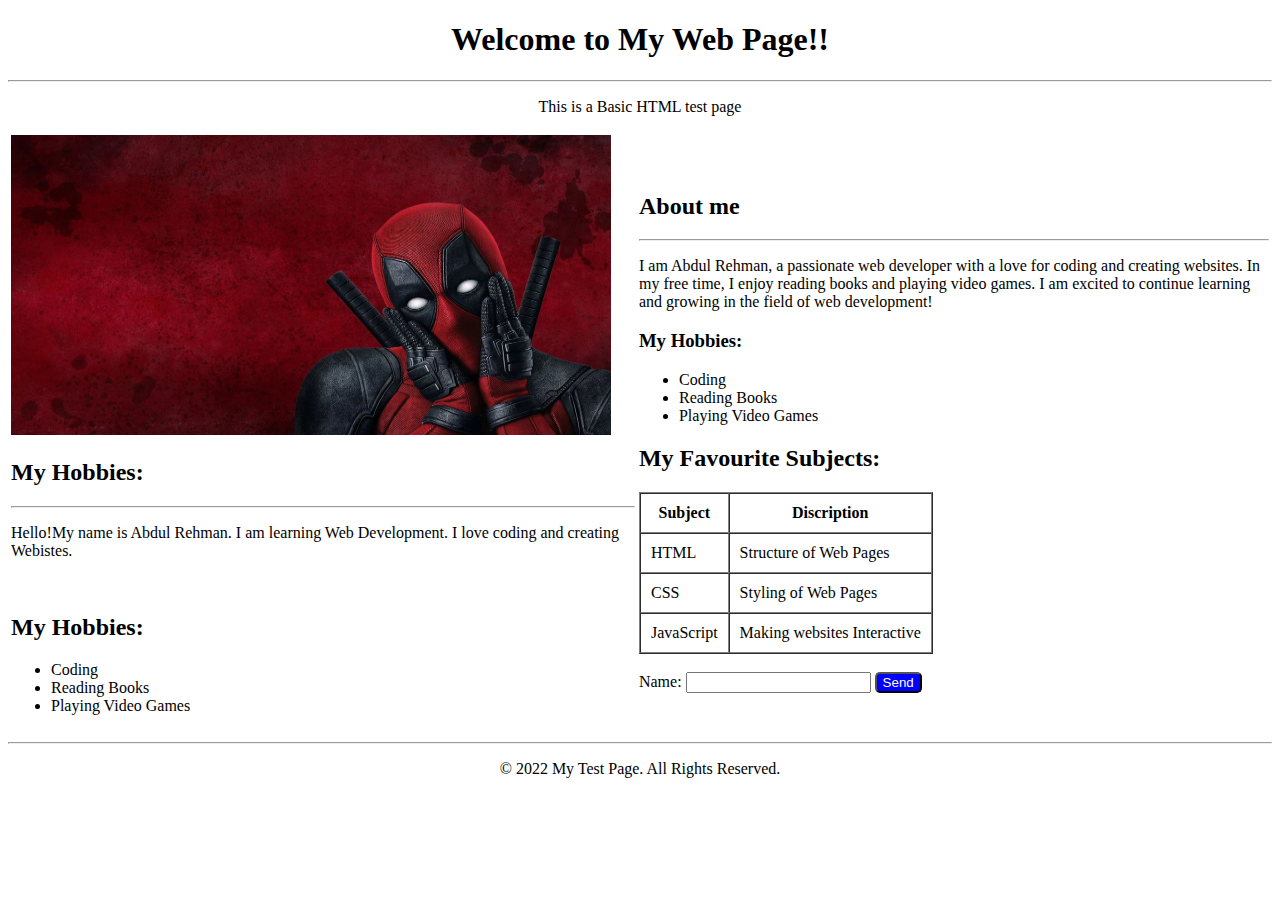
<file: lecture1/index.html>
<!DOCTYPE html>
<html lang="en">
<head>
    <meta charset="UTF-8">
    <meta name="viewport" content="width=device-width, initial-scale=1.0">
    <title>testPage</title>
</head>
<body>
    <h1 style="text-align: center;">Welcome to My Web Page!!</h1>
    <hr>
    <p style="text-align: center;">This is a Basic HTML test page</p>
    <table>      
            <td>
                <img src="24cda636700d1dc5660c054f2d22332b.jpg" alt="" style="width: 600px; height: 300px;">
                <h2>My Hobbies:</h2>
                <hr>
                <p>Hello!My name is Abdul Rehman. I am learning Web Development. I love coding and creating Webistes.</p>
                <br>
                <h2>My Hobbies:</h2>
                <ul>
                    <li>Coding</li>
                    <li>Reading Books</li>
                    <li>Playing Video Games</li>
                </ul>
            </td>    
            <td>
                <h2>About me</h2>
                <hr>
                <p>I am Abdul Rehman, a passionate web developer with a love for coding and creating websites. In my free time, I enjoy reading books and playing video games. I am excited to continue learning and growing in the field of web development!</p>
                <h3>My Hobbies:</h3>
                <ul>
                    <li>Coding</li>
                    <li>Reading Books</li>
                    <li>Playing Video Games</li>
                </ul>
                <h2>My Favourite Subjects:</h2>
                <table border="1" cellpadding="10" cellspacing="0" style="max-width: none;">                    <tr>
                        <th>Subject</th>
                        <th>Discription</th>
                    </tr>
                    <tr>
                        <td>HTML</td>
                        <td>Structure of Web Pages</td>
                    </tr>
                    <tr>
                        <td>CSS</td>
                        <td>Styling of Web Pages</td>
                    </tr>
                    <tr>
                        <td>JavaScript</td>
                        <td>Making websites Interactive </td>
                    </tr>
                </table>
                <br>
                <label>Name: </label>
                <input type="Name:">
                <button style="background-color: blue; color: white; border-radius: 5px;">Send</button>
            </td>  
    </table>
    <footer>
        <hr>
        <p style="text-align: center;">© 2022 My Test Page. All Rights Reserved.</p>
    </footer>
</body>
</html>
</file>
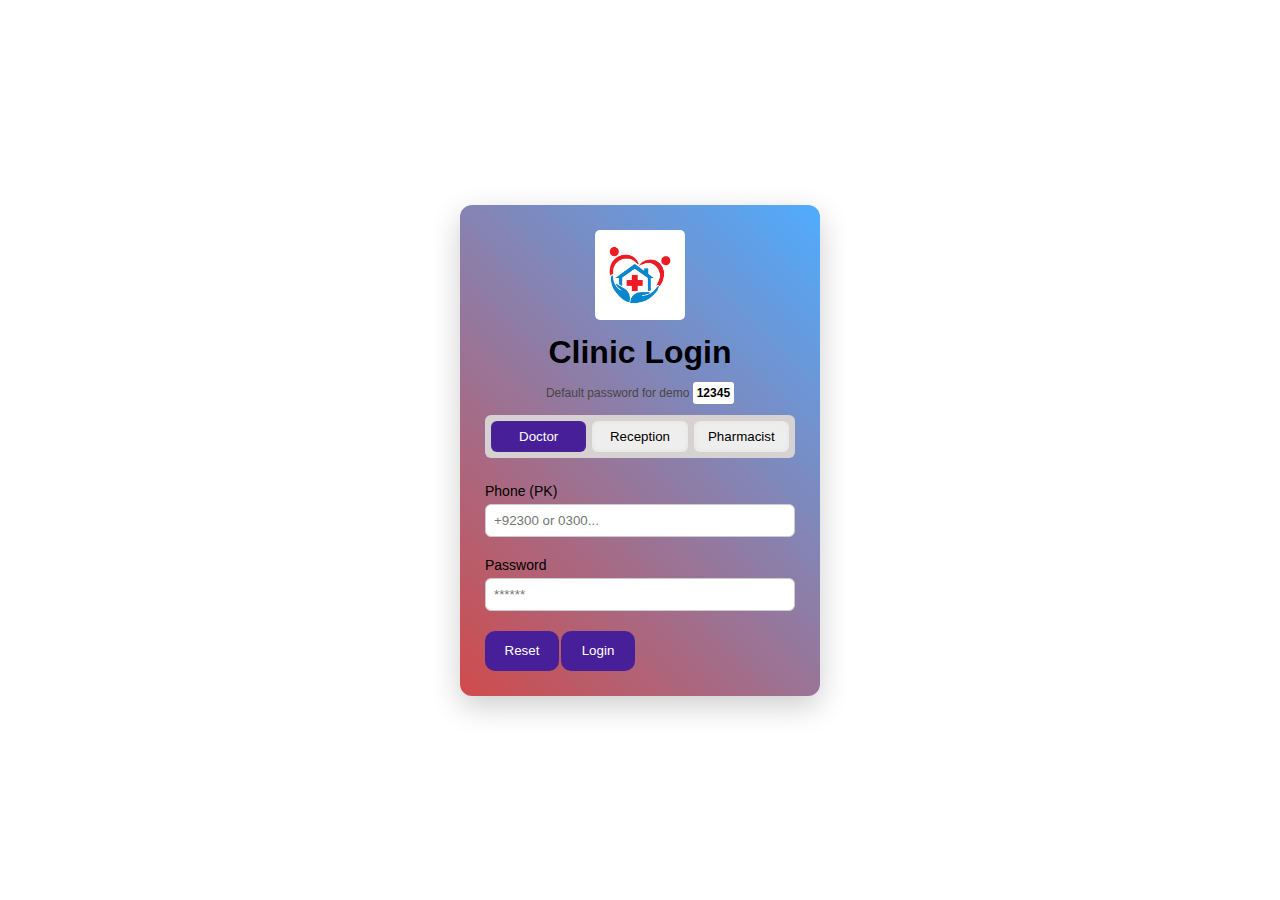
<file: lecture4/index.html>
<!DOCTYPE html>
<html lang="en">
<head>
    <meta charset="UTF-8">
    <meta name="viewport" content="width=device-width, initial-scale=1.0">
    <link rel="stylesheet" href="style.css">
    <title>Clinic Login</title>
</head>
<body>

    <div class="main">
        <img src="medical-clinic-logo_786241-344.avif" alt="Clinic Logo" id="logo">

        <h1 id="title">Clinic Login</h1>
        <p id="hint">Default password for demo <span class="pass">12345</span></p>

        <div class="roles">
            <button id="btnDoctor">Doctor</button>
            <button id="btnReception">Reception</button>
            <button id="btnPharma">Pharmacist</button>
        </div>

        <label for="phone">Phone (PK)</label><br>
        <input type="text" id="phone" placeholder="+92300 or 0300..."><br>

        <label for="password">Password</label><br>
        <input type="password" id="password" placeholder="******"><br>

        <div class="actions">
            <button id="resetBtn">Reset</button>
            <button id="loginBtn">Login</button>
        </div>
    </div>

</body>
</html>
</file>
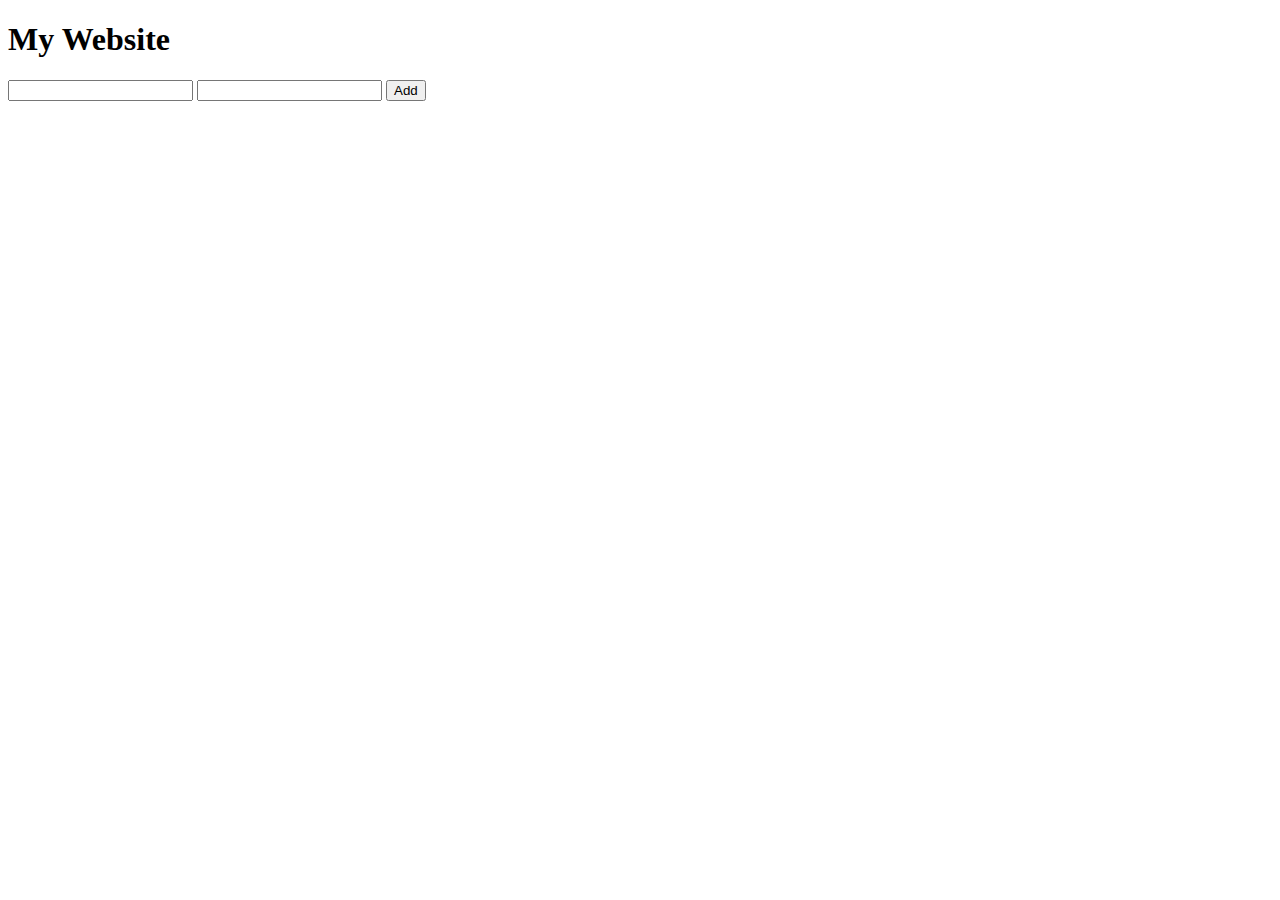
<file: lecture5/index.html>
<!DOCTYPE html>
<html>
<head>
    <title>Best Practice</title>
</head>
<body>

    <h1>My Website</h1>

<input id="n1" type="number" oninput="strCalc()">
<input id="n2" type="number" oninput="strCalc()">
<button onclick="calc()">Add</button>
<p id="ans"></p>
<br>
<p id="count"></p><br>
<p id="characterChanged"></p>
<script>

    let count = 0;
  function calc() {
    let a = Number(n1.value);
    let b = Number(n2.value);
    count++;
    document.getElementById("count").innerText = "Button clicked " + count + " times";
    if (a && b) {
      ans.innerText = "Result: " + (a + b);
    } else {
      ans.innerText = "Please enter both numbers";
    }
  }
  function strCalc(){
    let a = n1.value;
    let b = n2.value;
    
    document.getElementById("characterChanged").innerText = "Characters changed in input fields: " + (a.length + b.length);
  }
</script>

</body>
</html>
</file>
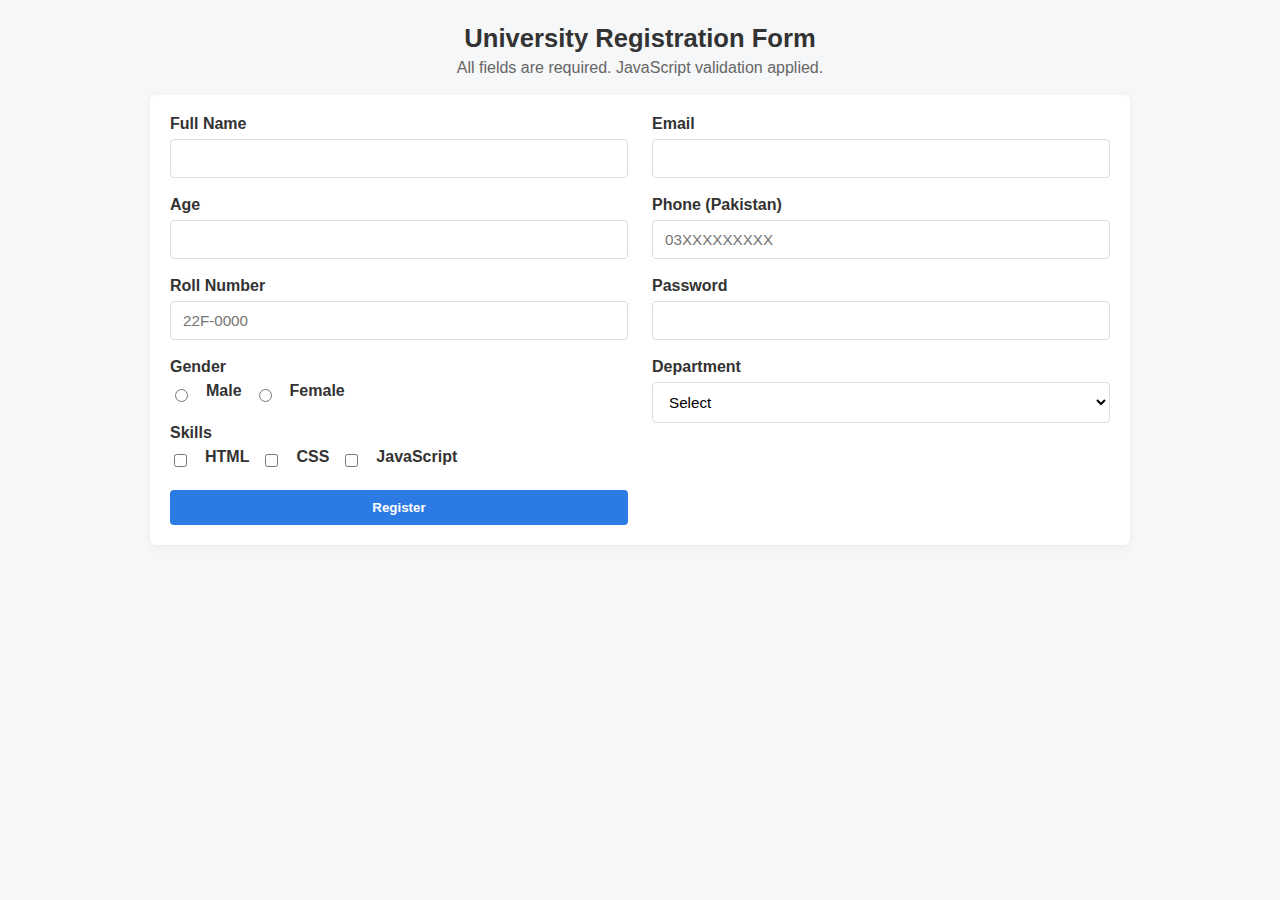
<file: lecture7/index.html>
<!DOCTYPE html>
<html lang="en">

<head>
    <meta charset="UTF-8">
    <meta name="viewport" content="width=device-width, initial-scale=1.0">
    <title>Registration Form</title>
    <link rel="stylesheet" href="style.css">
</head>

<body>
    <header>
        <h1>University Registration Form</h1>
        <p>All fields are required. JavaScript validation applied.</p>
    </header>

    <main class="container">
        <form id="regForm" class="form-grid" action="" novalidate>
            <div class="form-column">
                <div class="form-group">
                    <label for="Name">Full Name</label>
                    <input type="text" id="Name" name="Name" required pattern="[A-Za-z\\s]+">
                    <div class="error" id="Name_error" aria-live="polite"></div>
                </div>

                <div class="form-group">
                    <label for="age">Age</label>
                    <input type="number" id="age" name="age" required min="18" max="30">
                    <div class="error" id="age_error" aria-live="polite"></div>
                </div>

                <div class="form-group">
                    <label for="rollnumber">Roll Number</label>
                    <input placeholder="22F-0000" type="text" id="rollnumber" name="rollnumber" required
                        pattern="^\\d{2}[A-Za-z]-\\d{4}$">
                    <div class="error" id="rollnumber_error" aria-live="polite"></div>
                </div>

                <div class="form-group">
                    <label>Gender</label>
                    <div class="inline-controls">
                        <input type="radio" name="gender" id="male" value="male" required>
                        <label for="male">Male</label>
                        <input type="radio" name="gender" id="female" value="female">
                        <label for="female">Female</label>
                    </div>
                    <div class="error" id="gender_error" aria-live="polite"></div>
                </div>

                <div class="form-group">
                    <label>Skills</label>
                    <div class="inline-controls">
                        <input type="checkbox" name="skills[]" id="html" value="html">
                        <label for="html">HTML</label>
                        <input type="checkbox" name="skills[]" id="css" value="css">
                        <label for="css">CSS</label>
                        <input type="checkbox" name="skills[]" id="javascript" value="javascript">
                        <label for="javascript">JavaScript</label>
                    </div>
                    <div class="error" id="skills_error" aria-live="polite"></div>
                </div>

                <div class="form-group">
                    <button type="submit" class="btn">Register</button>
                </div>
            </div>

            <div class="form-column">
                <div class="form-group">
                    <label for="email">Email</label>
                    <input type="email" id="email" name="email" required>
                    <div class="error" id="email_error" aria-live="polite"></div>
                </div>

                <div class="form-group">
                    <label for="phonenumber">Phone (Pakistan)</label>
                    <input type="tel" id="phonenumber" name="phonenumber" required pattern="^03\\d{9}$"
                        placeholder="03XXXXXXXXX">
                    <div class="error" id="phonenumber_error" aria-live="polite"></div>
                </div>

                <div class="form-group">
                    <label for="password">Password</label>
                    <input type="password" id="password" name="password" required minlength="6">
                    <div class="error" id="password_error" aria-live="polite"></div>
                </div>

                <div class="form-group">
                    <label for="department">Department</label>
                    <select id="department" name="department" required>
                        <option value="">Select</option>
                        <option value="cs">Computer Science</option>
                        <option value="it">Information Technology</option>
                        <option value="ee">Electrical Engineering</option>
                    </select>
                    <div class="error" id="department_error" aria-live="polite"></div>
                </div>
            </div>
        </form>
    </main>

    <script>
const f = document.getElementById("regForm");

function err(id,msg){
document.getElementById(id+"_error").textContent = msg;
if(msg) document.getElementById(id)?.classList.add("invalid");
}

function clr(){
f.querySelectorAll(".error").forEach(e=>e.textContent="");
f.querySelectorAll(".invalid").forEach(e=>e.classList.remove("invalid"));
}

f.addEventListener("submit", e=>{
clr();
let bad = false;

let v = id=>document.getElementById(id).value.trim();

if(!v("Name") || !/^[A-Za-z\s]+$/.test(v("Name")))
    err("Name","Enter valid name"), bad=true;

let age = parseInt(v("age"));
if(!age || age<18 || age>30)
    err("age","Age 18-30 only"), bad=true;

if(!/^\d{2}[A-Za-z]-\d{4}$/.test(v("rollnumber")))
    err("rollnumber","Format: 22F-0000"), bad=true;

if(!f.querySelector('input[name="gender"]:checked'))
    document.getElementById("gender_error").textContent="Select gender", bad=true;

if(f.querySelectorAll('input[name="skills[]"]:checked').length===0)
    document.getElementById("skills_error").textContent="Pick a skill", bad=true;

if(!/^\S+@\S+\.\S+$/.test(v("email")))
    err("email","Invalid email"), bad=true;

if(!/^03\d{9}$/.test(v("phonenumber")))
    err("phonenumber","03XXXXXXXXX only"), bad=true;

if(v("password").length<6)
    err("password","Min 6 chars"), bad=true;

if(!v("department"))
    err("department","Select department"), bad=true;

if(bad) e.preventDefault();
});

f.querySelectorAll("input,select").forEach(x=>{
x.addEventListener("input",()=>{
    let id=x.id;
    let e=document.getElementById(id+"_error");
    if(e) e.textContent="";
    x.classList.remove("invalid");
});
});
</script>
</body>

</html>
</file>
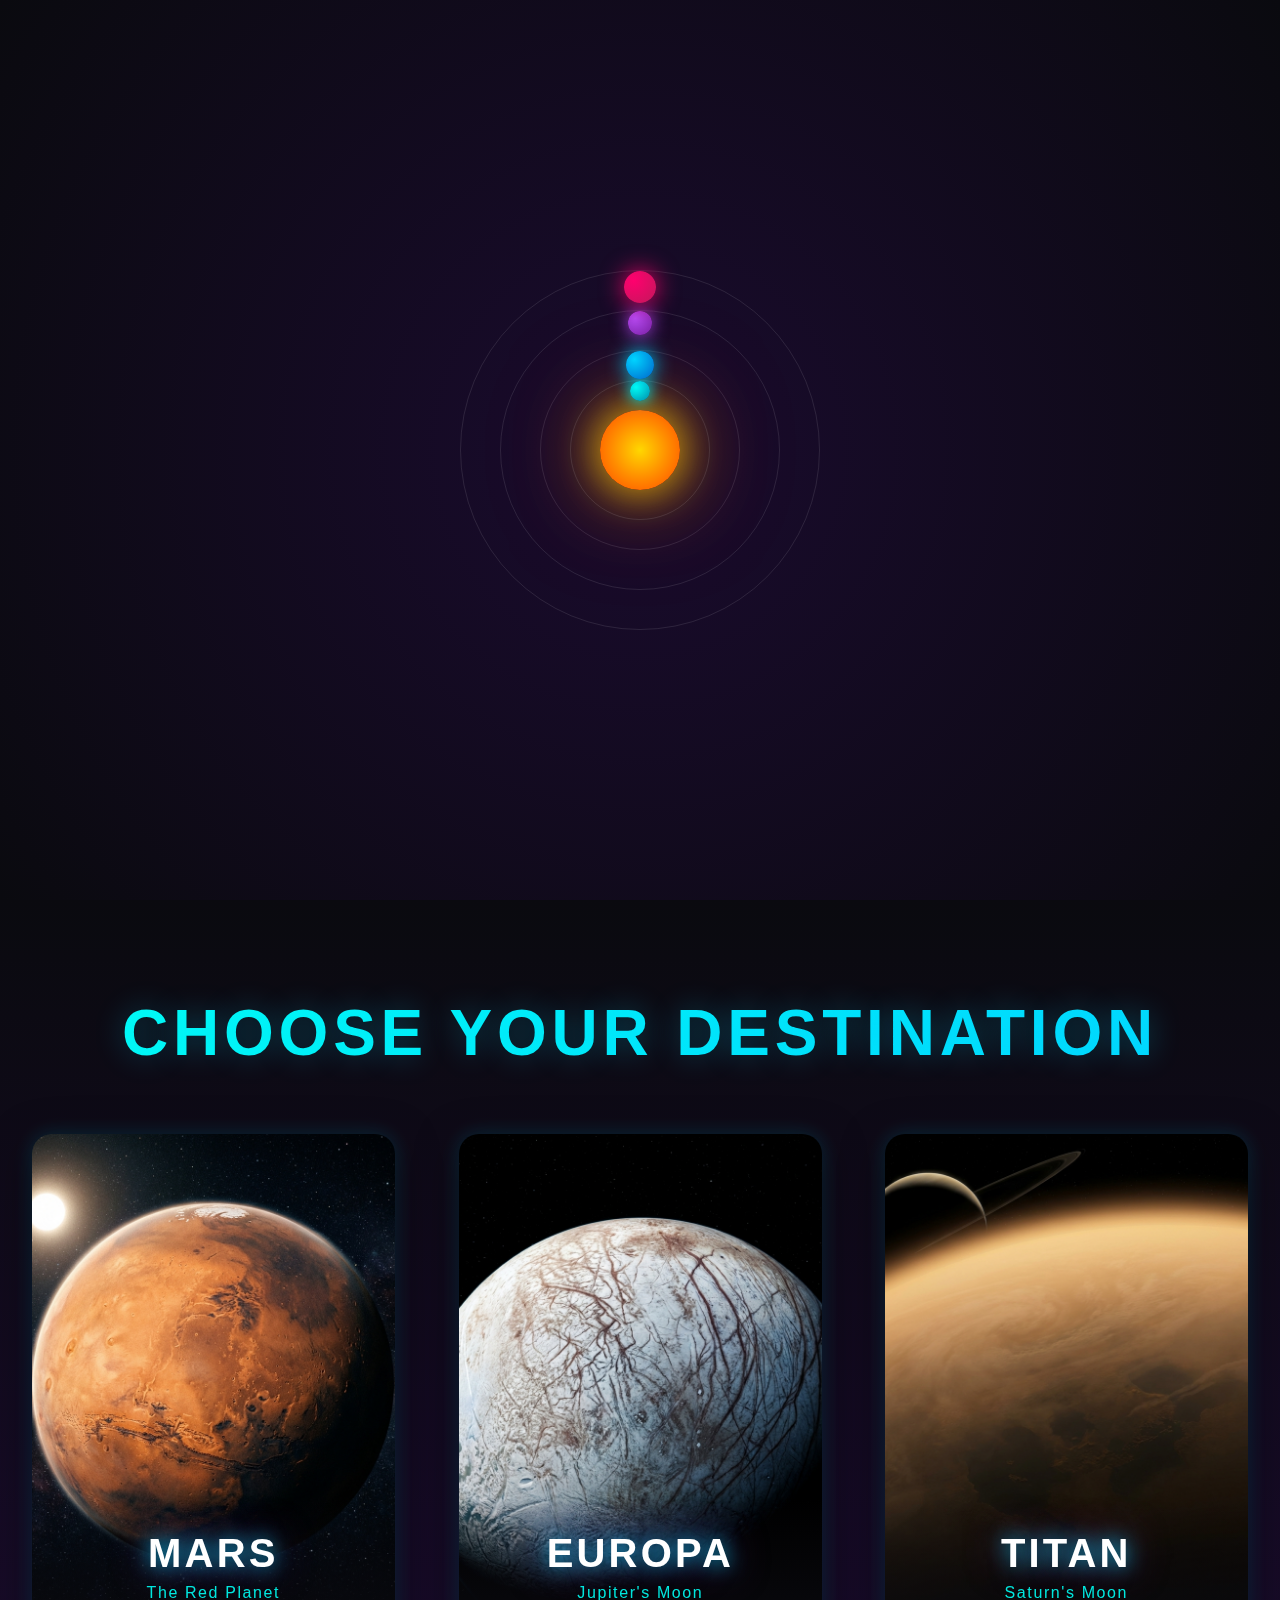
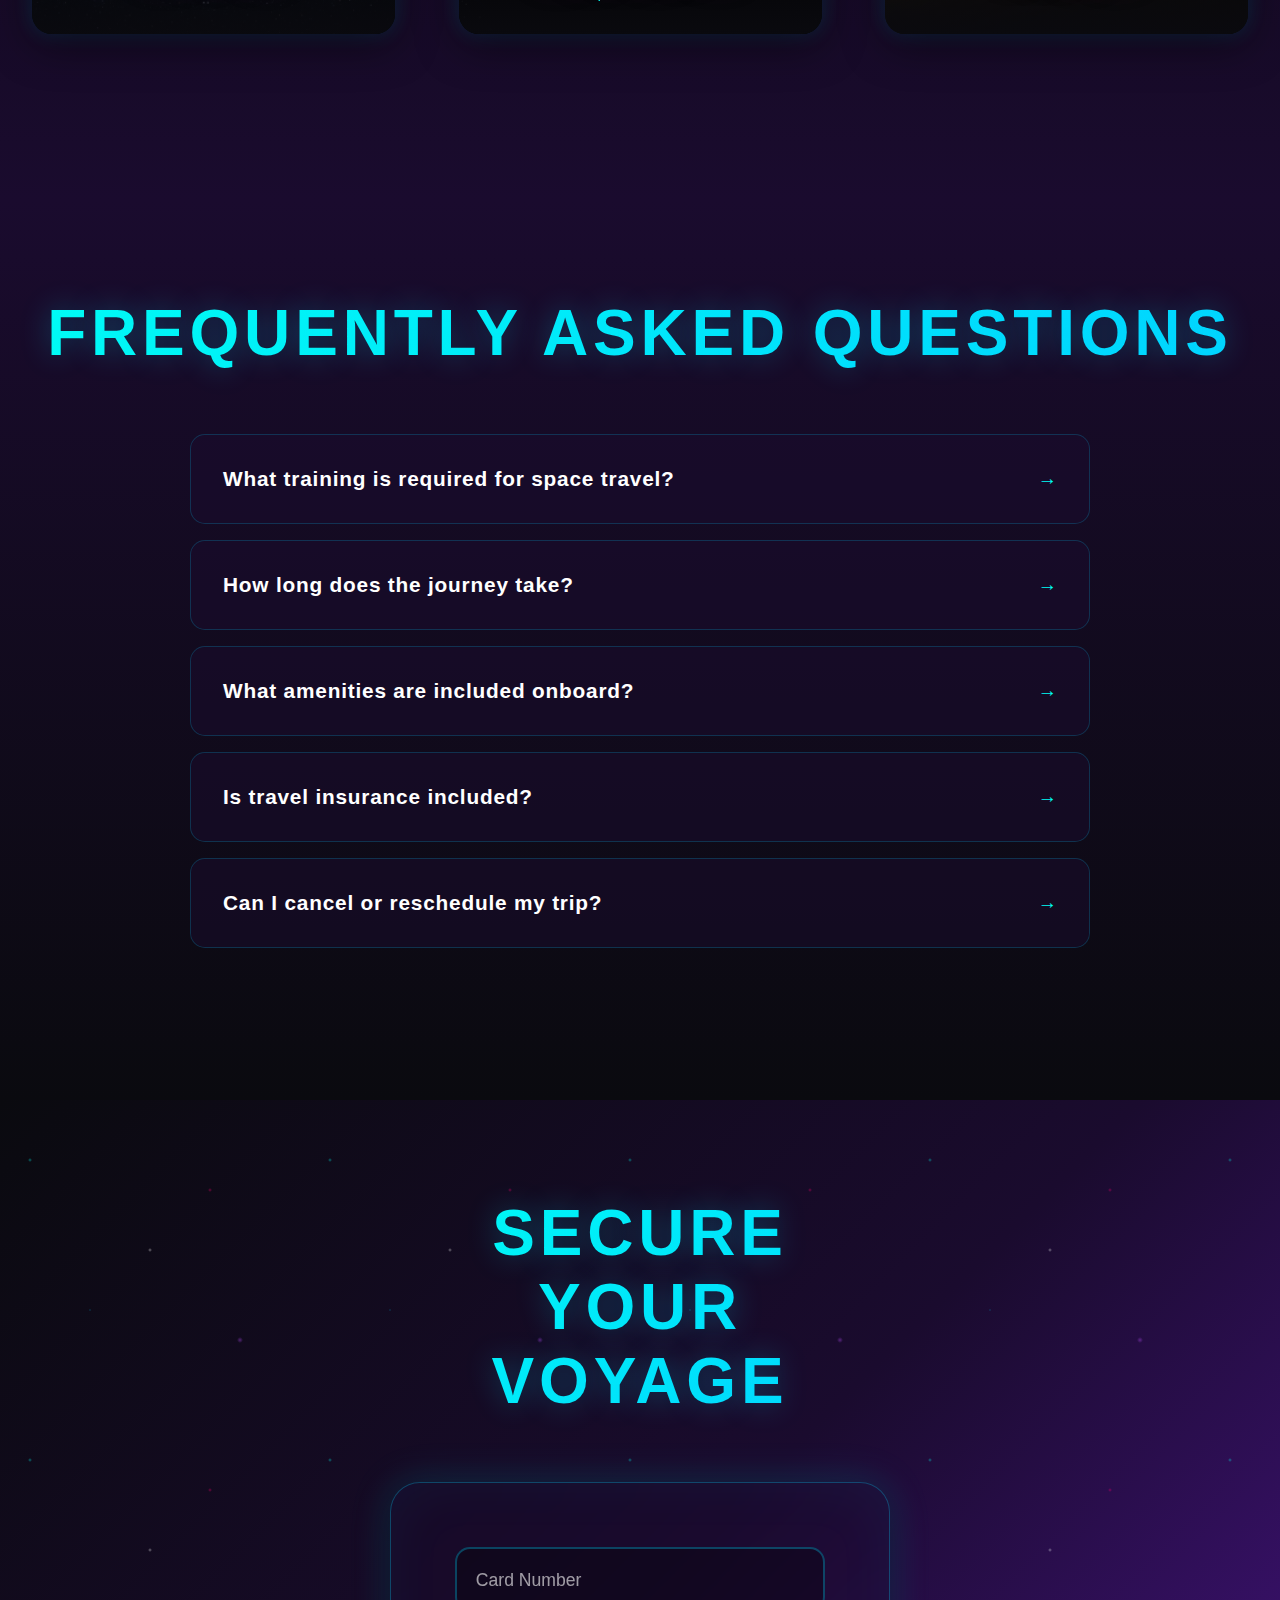
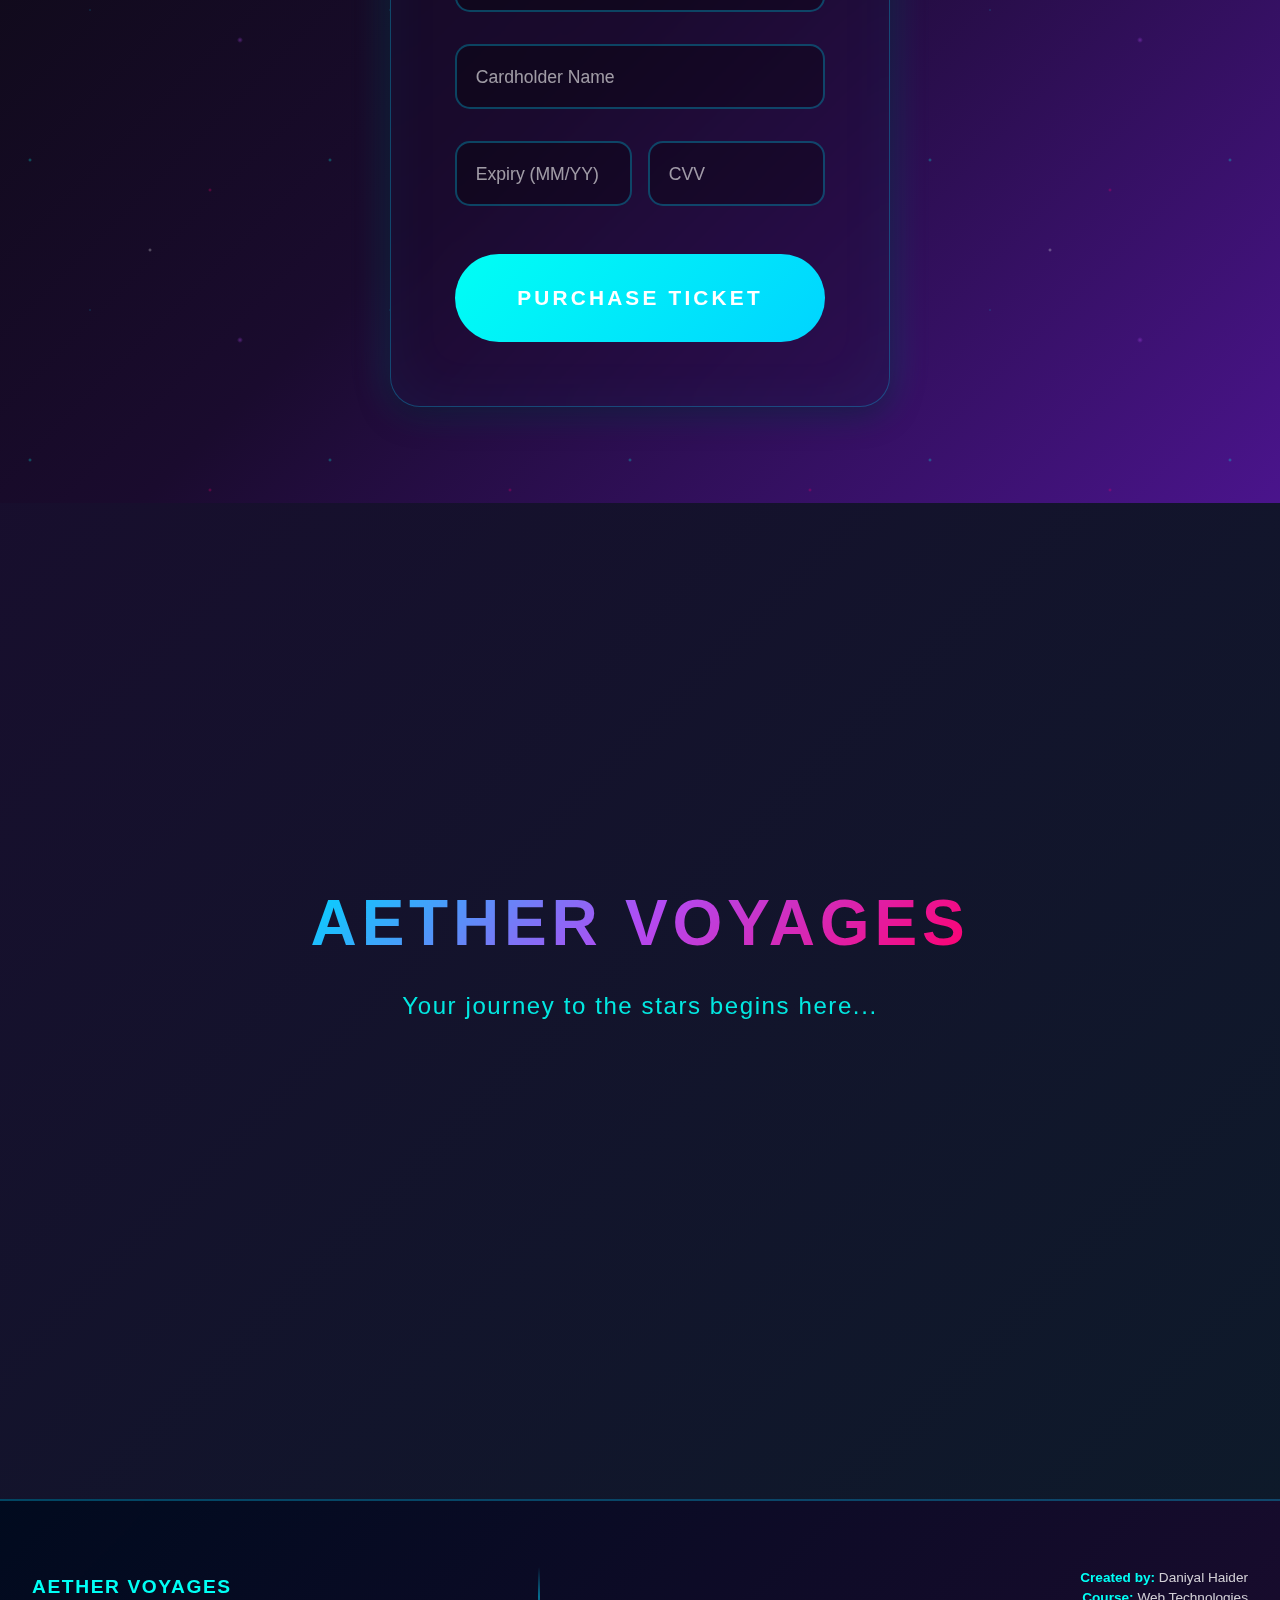
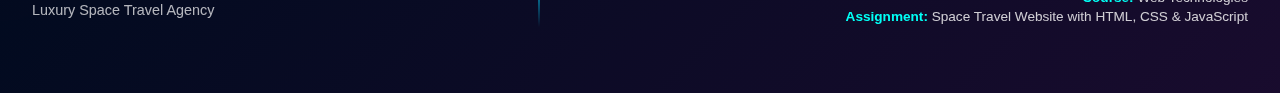
<file: SE_WEB01_23F-3029_A1/index.html>
<!DOCTYPE html>
<html lang="en">

<head>
    <meta charset="UTF-8">
    <meta name="viewport" content="width=device-width, initial-scale=1.0">
    <meta name="author" content="Daniyal Haider">
    <meta name="description" content="AETHER VOYAGES - Luxury Space Travel Agency | Web Technologies Assignment">
    <title>AETHER VOYAGES | Luxury Space Travel</title>
    <link rel="stylesheet" href="styles.css">
</head>

<body>
    <!-- Phase 1: Launch Loader Overlay -->
    <div class="loader-overlay">
        <div class="solar-system">
            <div class="sun"></div>
            <div class="orbit orbit-1">
                <div class="planet planet-1"></div>
            </div>
            <div class="orbit orbit-2">
                <div class="planet planet-2"></div>
            </div>
            <div class="orbit orbit-3">
                <div class="planet planet-3"></div>
            </div>
            <div class="orbit orbit-4">
                <div class="planet planet-4"></div>
            </div>
        </div>
    </div>

    <!-- Phase 2: Glitch Hero Section -->
    <section class="hero-section">
        <h1 class="glitch-title" data-text="ESCAPE REALITY">ESCAPE REALITY</h1>
    </section>

    <!-- Phase 3: Destinations Grid (3D Flip Cards) -->
    <section class="destinations-section">
        <h2 class="section-title">CHOOSE YOUR DESTINATION</h2>
        <div class="destinations-grid">

            <!-- Mars Card -->
            <div class="card-container">
                <input type="checkbox" id="flip-mars" class="flip-checkbox">
                <label for="flip-mars" class="card">
                    <div class="card-inner">
                        <!-- Front -->
                        <div class="card-front">
                            <img src="images/mars.png" alt="Mars" class="planet-image">
                            <div class="card-overlay">
                                <h3 class="planet-name">MARS</h3>
                                <p class="planet-subtitle">The Red Planet</p>
                            </div>
                        </div>
                        <!-- Back -->
                        <div class="card-back">
                            <h3 class="trip-title">MARS EXPEDITION</h3>
                            <div class="trip-details">
                                <div class="detail-item">
                                    <span class="detail-label">Duration</span>
                                    <span class="detail-value">7 Months</span>
                                </div>
                                <div class="detail-item">
                                    <span class="detail-label">Temperature</span>
                                    <span class="detail-value">-63°C</span>
                                </div>
                                <div class="detail-item">
                                    <span class="detail-label">Distance</span>
                                    <span class="detail-value">225M km</span>
                                </div>
                            </div>
                            <button class="book-button">BOOK TICKET</button>
                        </div>
                    </div>
                </label>
            </div>

            <!-- Europa Card -->
            <div class="card-container">
                <input type="checkbox" id="flip-europa" class="flip-checkbox">
                <label for="flip-europa" class="card">
                    <div class="card-inner">
                        <!-- Front -->
                        <div class="card-front">
                            <img src="images/europa.png" alt="Europa" class="planet-image">
                            <div class="card-overlay">
                                <h3 class="planet-name">EUROPA</h3>
                                <p class="planet-subtitle">Jupiter's Moon</p>
                            </div>
                        </div>
                        <!-- Back -->
                        <div class="card-back">
                            <h3 class="trip-title">EUROPA VOYAGE</h3>
                            <div class="trip-details">
                                <div class="detail-item">
                                    <span class="detail-label">Duration</span>
                                    <span class="detail-value">3 Years</span>
                                </div>
                                <div class="detail-item">
                                    <span class="detail-label">Temperature</span>
                                    <span class="detail-value">-160°C</span>
                                </div>
                                <div class="detail-item">
                                    <span class="detail-label">Distance</span>
                                    <span class="detail-value">628M km</span>
                                </div>
                            </div>
                            <button class="book-button">BOOK TICKET</button>
                        </div>
                    </div>
                </label>
            </div>

            <!-- Titan Card -->
            <div class="card-container">
                <input type="checkbox" id="flip-titan" class="flip-checkbox">
                <label for="flip-titan" class="card">
                    <div class="card-inner">
                        <!-- Front -->
                        <div class="card-front">
                            <img src="images/titan.png" alt="Titan" class="planet-image">
                            <div class="card-overlay">
                                <h3 class="planet-name">TITAN</h3>
                                <p class="planet-subtitle">Saturn's Moon</p>
                            </div>
                        </div>
                        <!-- Back -->
                        <div class="card-back">
                            <h3 class="trip-title">TITAN ADVENTURE</h3>
                            <div class="trip-details">
                                <div class="detail-item">
                                    <span class="detail-label">Duration</span>
                                    <span class="detail-value">7 Years</span>
                                </div>
                                <div class="detail-item">
                                    <span class="detail-label">Temperature</span>
                                    <span class="detail-value">-179°C</span>
                                </div>
                                <div class="detail-item">
                                    <span class="detail-label">Distance</span>
                                    <span class="detail-value">1.4B km</span>
                                </div>
                            </div>
                            <button class="book-button">BOOK TICKET</button>
                        </div>
                    </div>
                </label>
            </div>

        </div>
    </section>

    <!-- Phase 4: FAQ Accordion Section -->
    <section class="faq-section">
        <h2 class="section-title">FREQUENTLY ASKED QUESTIONS</h2>
        <div class="faq-container">

            <!-- FAQ 1 -->
            <div class="faq-item">
                <input type="checkbox" id="faq-1" class="faq-checkbox">
                <label for="faq-1" class="faq-question">
                    <span class="question-text">What training is required for space travel?</span>
                    <span class="arrow">→</span>
                </label>
                <div class="faq-answer">
                    <p>All passengers undergo a comprehensive 6-week training program covering zero-gravity adaptation,
                        emergency protocols, and spacecraft operations. Our expert instructors ensure you're fully
                        prepared for your cosmic journey.</p>
                </div>
            </div>

            <!-- FAQ 2 -->
            <div class="faq-item">
                <input type="checkbox" id="faq-2" class="faq-checkbox">
                <label for="faq-2" class="faq-question">
                    <span class="question-text">How long does the journey take?</span>
                    <span class="arrow">→</span>
                </label>
                <div class="faq-answer">
                    <p>Journey duration varies by destination: Mars takes approximately 7 months, Europa requires 3
                        years, and Titan adventures span 7 years. All trips include cryogenic sleep options for
                        extended voyages.</p>
                </div>
            </div>

            <!-- FAQ 3 -->
            <div class="faq-item">
                <input type="checkbox" id="faq-3" class="faq-checkbox">
                <label for="faq-3" class="faq-question">
                    <span class="question-text">What amenities are included onboard?</span>
                    <span class="arrow">→</span>
                </label>
                <div class="faq-answer">
                    <p>Our luxury spacecraft feature zero-gravity lounges, panoramic observation decks, gourmet dining
                        with molecular gastronomy, private sleeping quarters, and state-of-the-art entertainment
                        systems. Every journey is designed for maximum comfort.</p>
                </div>
            </div>

            <!-- FAQ 4 -->
            <div class="faq-item">
                <input type="checkbox" id="faq-4" class="faq-checkbox">
                <label for="faq-4" class="faq-question">
                    <span class="question-text">Is travel insurance included?</span>
                    <span class="arrow">→</span>
                </label>
                <div class="faq-answer">
                    <p>Yes! All packages include comprehensive cosmic travel insurance covering medical emergencies,
                        equipment malfunction, and unexpected cosmic events. Additional coverage options are available
                        for extended missions.</p>
                </div>
            </div>

            <!-- FAQ 5 -->
            <div class="faq-item">
                <input type="checkbox" id="faq-5" class="faq-checkbox">
                <label for="faq-5" class="faq-question">
                    <span class="question-text">Can I cancel or reschedule my trip?</span>
                    <span class="arrow">→</span>
                </label>
                <div class="faq-answer">
                    <p>Cancellations made 12 months before departure receive a full refund. Rescheduling is available
                        up to 6 months prior to launch, subject to availability and orbital alignment windows. Contact
                        our mission control team for assistance.</p>
                </div>
            </div>

        </div>
    </section>

    <!-- Phase 5: Glass Morphism Payment Form -->
    <section class="payment-section">
        <div class="glass-form-container">
            <h2 class="section-title">SECURE YOUR VOYAGE</h2>
            <form class="payment-form">
                <div class="input-group">
                    <input type="text" id="card-number" class="form-input" placeholder=" " required>
                    <label for="card-number" class="form-label">Card Number</label>
                </div>
                <div class="input-group">
                    <input type="text" id="card-name" class="form-input" placeholder=" " required>
                    <label for="card-name" class="form-label">Cardholder Name</label>
                </div>
                <div class="input-row">
                    <div class="input-group">
                        <input type="text" id="expiry" class="form-input" placeholder=" " required>
                        <label for="expiry" class="form-label">Expiry (MM/YY)</label>
                    </div>
                    <div class="input-group">
                        <input type="text" id="cvv" class="form-input" placeholder=" " required>
                        <label for="cvv" class="form-label">CVV</label>
                    </div>
                </div>
                <button type="submit" class="purchase-button">
                    <span class="button-text">PURCHASE TICKET</span>
                </button>
            </form>
        </div>
    </section>

    <!-- Main Content (will be visible after loader fades) -->
    <main class="main-content">
        <h1>AETHER VOYAGES</h1>
        <p>Your journey to the stars begins here...</p>
    </main>

    <!-- Footer Credits -->
    <footer class="credits-footer">
        <div class="credits-content">
            <div class="credits-info">
                <h4>AETHER VOYAGES</h4>
                <p>Luxury Space Travel Agency</p>
            </div>
            <div class="credits-divider"></div>
            <div class="credits-author">
                <p><strong>Created by:</strong> Daniyal Haider</p>
                <p><strong>Course:</strong> Web Technologies</p>
                <p><strong>Assignment:</strong> Space Travel Website with HTML, CSS & JavaScript</p>
            </div>
        </div>
    </footer>

    <!-- JavaScript -->
    <script src="script.js"></script>
</body>

</html>
</file>
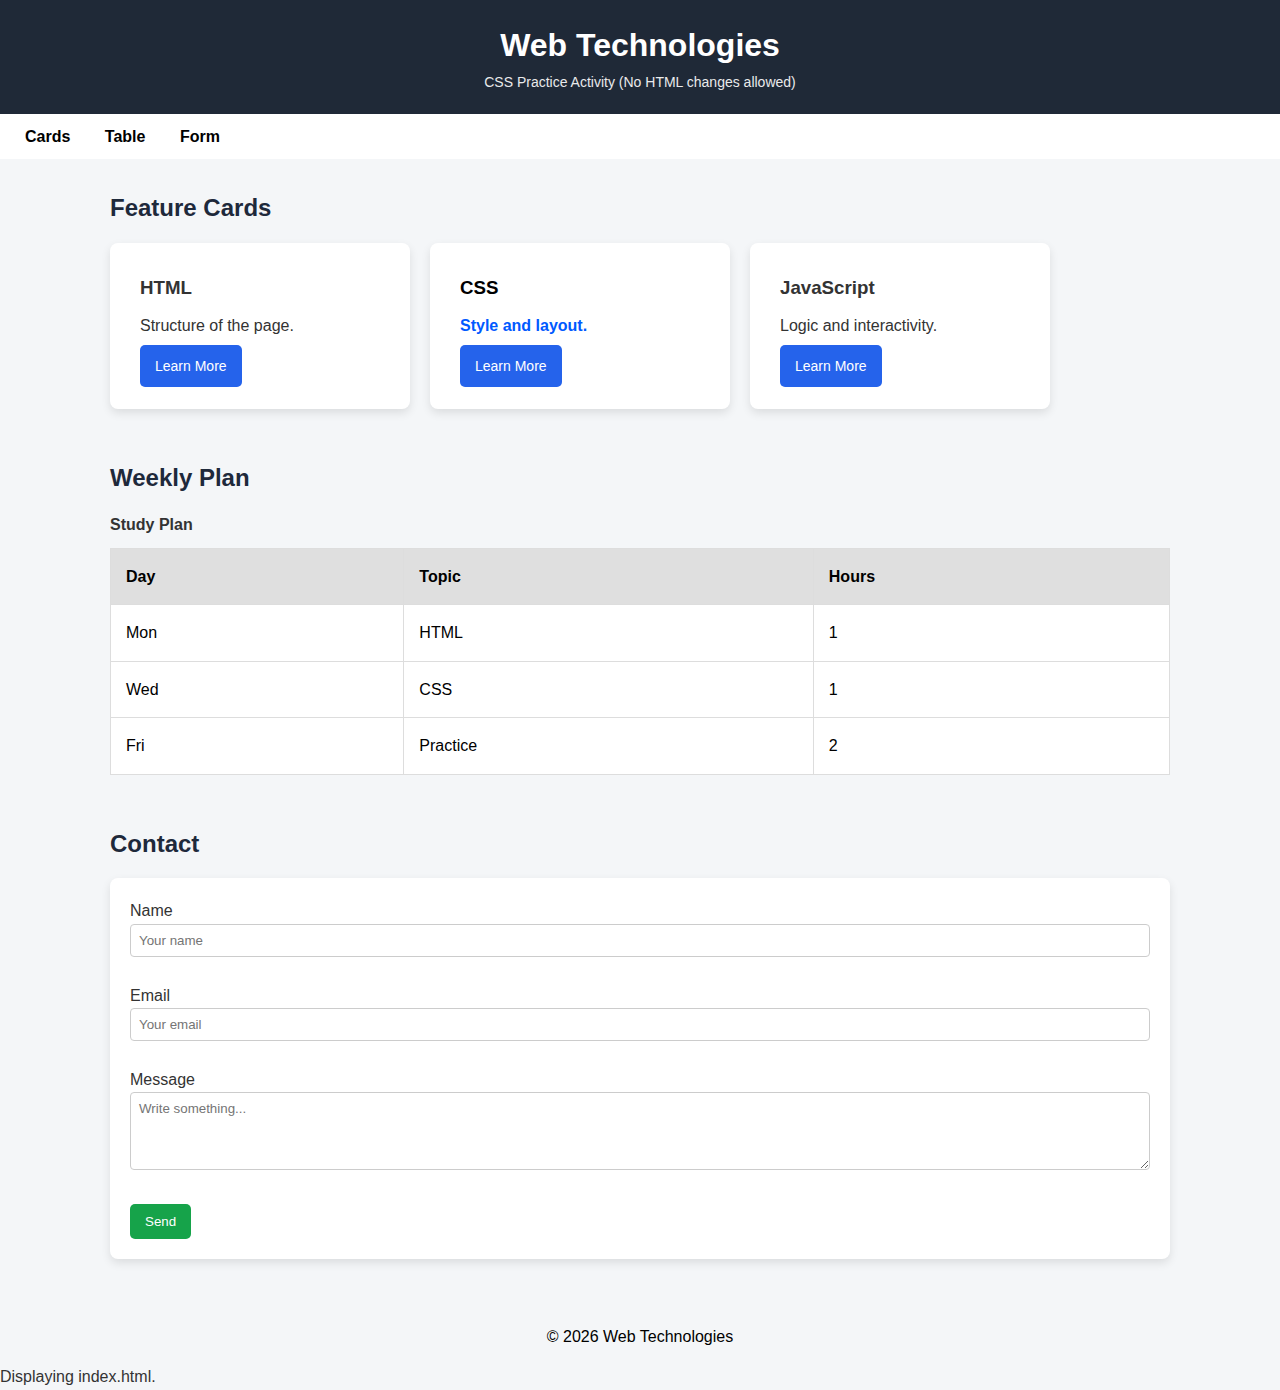
<file: lecture3/index3.html>
<!DOCTYPE html>
<html lang="en">


<head>
    <meta charset="UTF-8" />
    <meta name="viewport" content="width=device-width, initial-scale=1.0" />
    <title>CSS Practice Activity</title>
    <link rel="stylesheet" href="style.css" />
</head>

<body>

    <header id="header">
        <h1>Web Technologies</h1>
        <p class="subtitle">CSS Practice Activity (No HTML changes allowed)</p>
    </header>

    <nav class="nav">
        <a href="#cards">Cards</a>
        <a href="#table">Table</a>
        <a href="#form">Form</a>
    </nav>

    <main class="container">

        <section id="cards">
            <h2>Feature Cards</h2>
            <div class="row">
                <div class="card">
                    <h3>HTML</h3>
                    <p class="text">Structure of the page.</p>
                    <a class="btn" href="#">Learn More</a>
                </div>

                <div class="card special">
                    <h3>CSS</h3>
                    <p class="text">Style and layout.</p>
                    <a class="btn" href="#">Learn More</a>
                </div>

                <div class="card">
                    <h3>JavaScript</h3>
                    <p class="text">Logic and interactivity.</p>
                    <a class="btn" href="#">Learn More</a>
                </div>
            </div>
        </section>

        <section id="table">
            <h2>Weekly Plan</h2>
            <table>
                <caption>Study Plan</caption>
                <thead>
                    <tr>
                        <th>Day</th>
                        <th>Topic</th>
                        <th>Hours</th>
                    </tr>
                </thead>
                <tbody>
                    <tr>
                        <td>Mon</td>
                        <td>HTML</td>
                        <td>1</td>
                    </tr>
                    <tr>
                        <td>Wed</td>
                        <td>CSS</td>
                        <td>1</td>
                    </tr>
                    <tr>
                        <td>Fri</td>
                        <td>Practice</td>
                        <td>2</td>
                    </tr>
                </tbody>
            </table>
        </section>

        <section id="form">
            <h2>Contact</h2>
            <form>
                <label for="name">Name</label><br />
                <input id="name" type="text" placeholder="Your name" /><br /><br />

                <label for="email">Email</label><br />
                <input id="email" type="email" placeholder="Your email" /><br /><br />

                <label for="msg">Message</label><br />
                <textarea id="msg" rows="4" placeholder="Write something..."></textarea><br /><br />

                <button type="submit">Send</button>
            </form>
        </section>

    </main>

    <footer class="footer">
        <p>&copy; 2026 Web Technologies</p>
    </footer>

</body>

</html>
Displaying index.html.
</file>
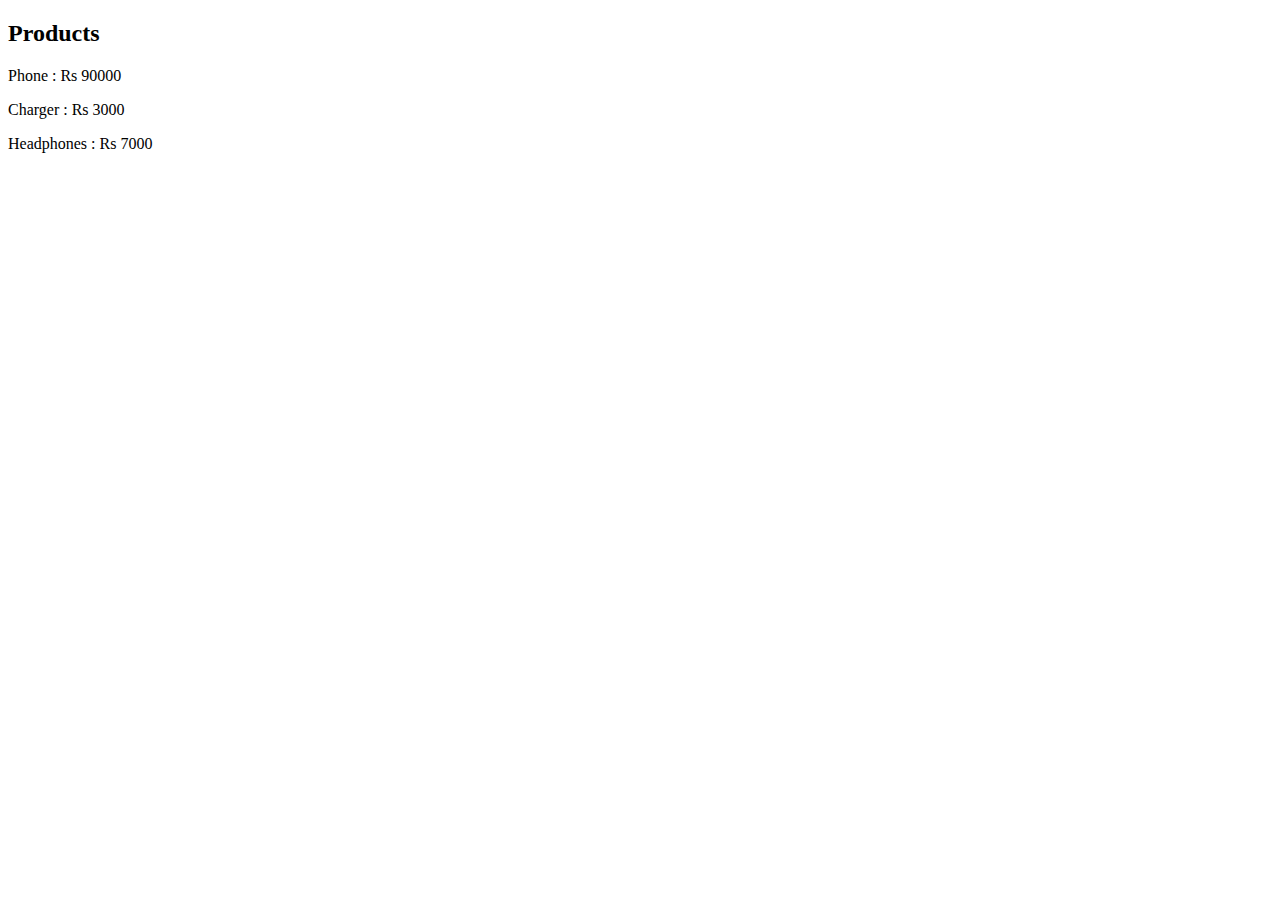
<file: lecture6/q1.html>
<!doctype html>
<html>
  <body>
    <h2>Products</h2>
    <div id="products"></div>
    <script>
      const items = [
        { name: "Phone", price: 90000 },
        { name: "Charger", price: 3000 },
        { name: "Headphones", price: 7000 },
      ];
      let html = "";
      for (let i of items) {
        html += `<p>${i.name} : Rs ${i.price}</p>`;
      }
      document.getElementById("products").innerHTML = html;
    </script>
  </body>
</html>
</file>
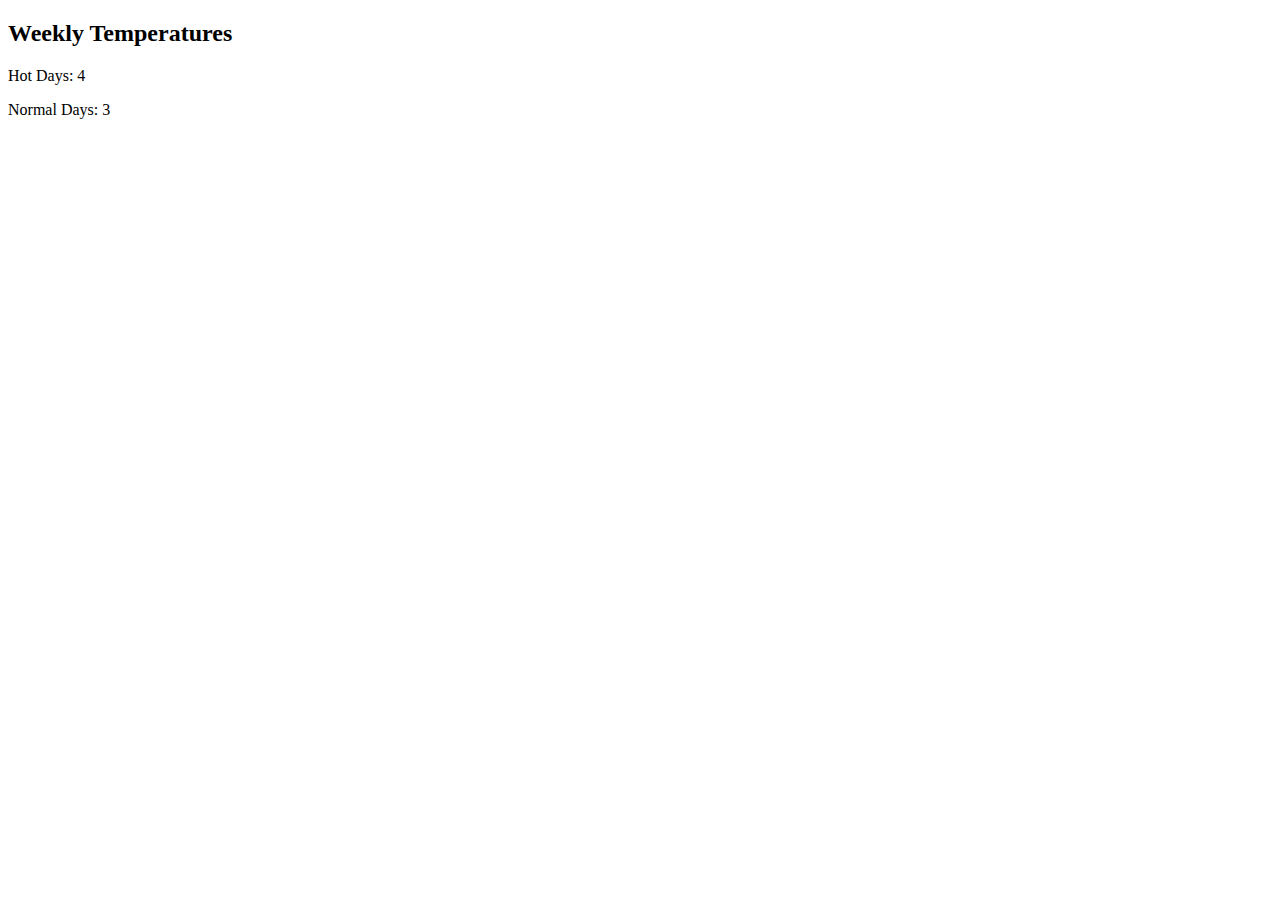
<file: lecture6/q2.html>
<!doctype html>
<html>
  <body>
    <h2>Weekly Temperatures</h2>
    <div id="result"></div>
    <script>
      const days = [33, 34, 27, 30, 29, 31, 38];
      let high = 0;
      let low = 0;
      for (let i = 0; i < days.length; i++) {
        if (days[i] > 30) high++;
        else low++;
      }
      document.getElementById("result").innerHTML =
        `<p>Hot Days: ${high}</p><p>Normal Days: ${low}</p>`;
    </script>
  </body>
</html>
</file>
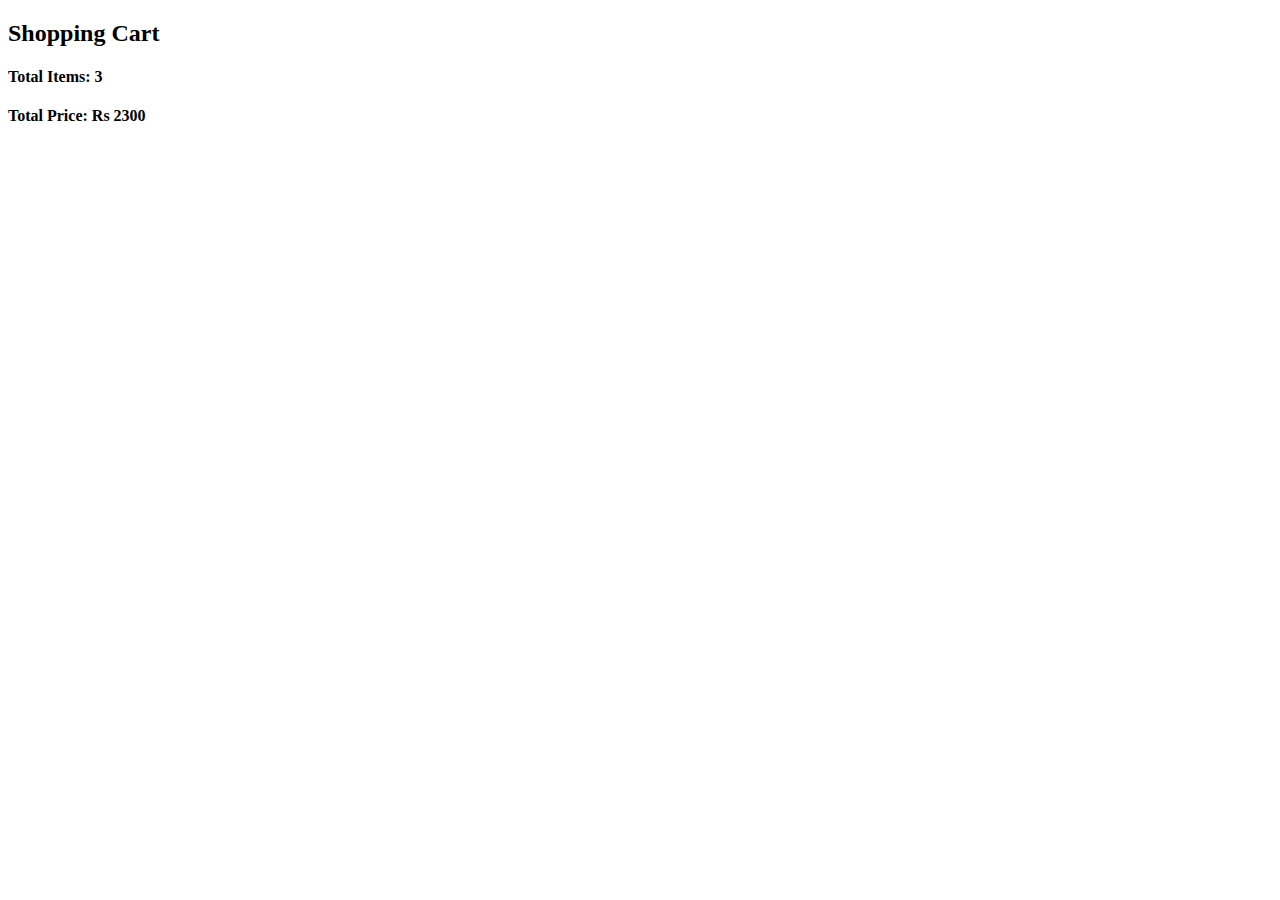
<file: lecture6/q3.html>
<!doctype html>
<html>
  <body>
    <h2>Shopping Cart</h2>
    <div id="cart"></div>
    <script>
      const products = [
        { itemName: "Book", price: 1500 },
        { itemName: "Pen", price: 200 },
        { itemName: "Notebook", price: 600 },
      ];
      let total = 0;
      products.forEach((p) => (total += p.price));
      document.getElementById("cart").innerHTML =
        `<h4>Total Items: ${products.length}</h4><h4>Total Price: Rs ${total}</h4>`;
    </script>
  </body>
</html>
</file>
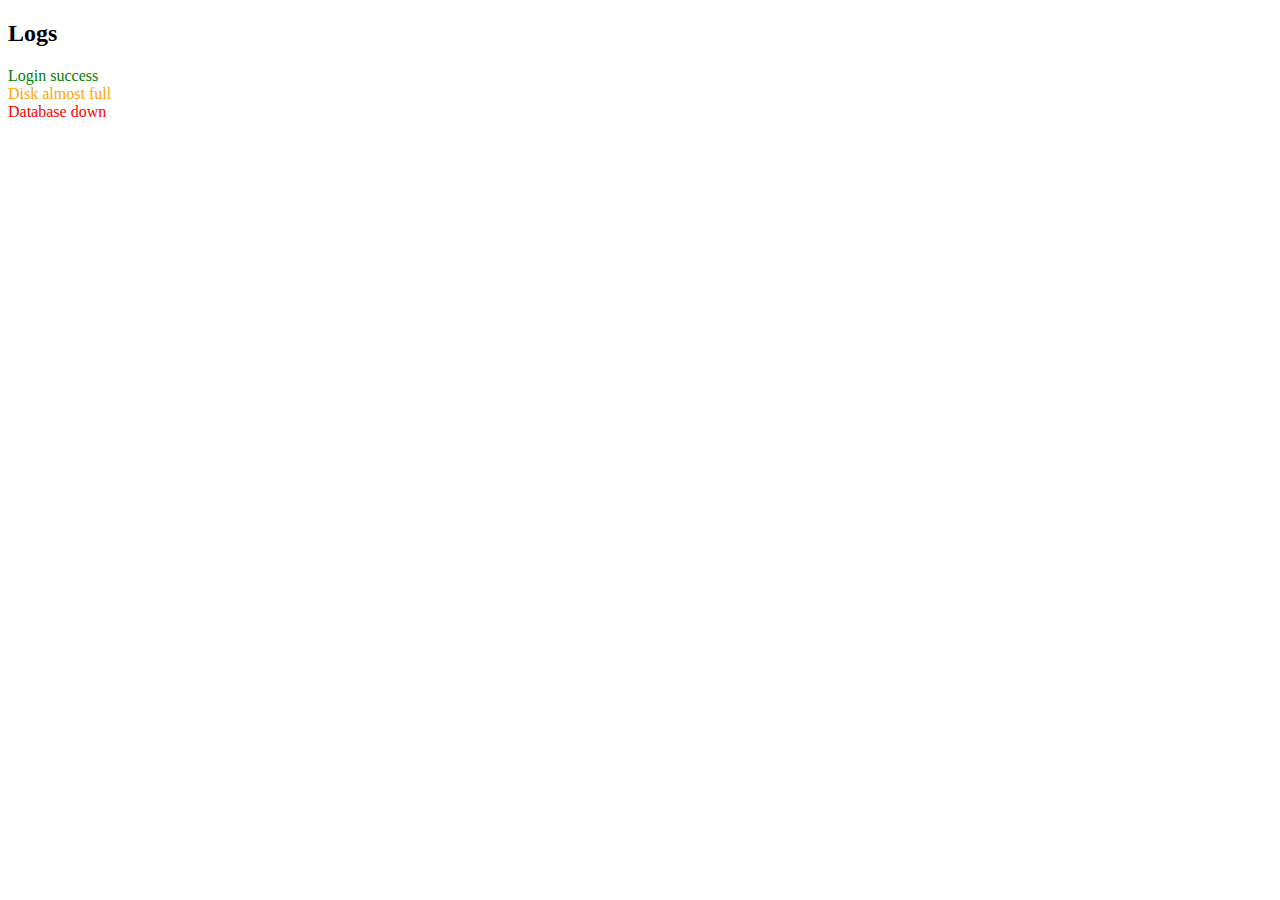
<file: lecture6/q5.html>
<!doctype html>
<html>
  <body>
    <h2>Logs</h2>
    <div id="view"></div>
    <script>
      const data = [
        { message: "Login success", level: "info" },
        { message: "Disk almost full", level: "warning" },
        { message: "Database down", level: "error" },
      ];
      let html = "";
      for (let d of data) {
        let color =
          d.level === "error"
            ? "red"
            : d.level === "warning"
              ? "orange"
              : "green";
        html += `<div style="color:${color}">${d.message}</div>`;
      }
      document.getElementById("view").innerHTML = html;
    </script>
  </body>
</html>
</file>
<file: lecture4/style.css>
* {
    margin: 0;
    padding: 0;
    box-sizing: border-box;
    font-family: Arial, sans-serif;
}

body {
    height: 100vh;
    display: flex;
    justify-content: center;
    align-items: center;
}

.main {
    background: linear-gradient(225deg, #4facfe, #d04b4b);
    width: 360px;
    padding: 25px;
    border-radius: 12px;
    box-shadow: 0 10px 30px rgba(0,0,0,0.2);
    text-align: center;
}

#logo {
    width: 90px;
    margin-bottom: 10px;
    border-radius: 5px;
}

#title {
    margin-bottom: 5px;
}

#hint {
    font-size: 12px;
    color: rgb(72, 68, 68);
    margin-bottom: 15px;
}

.roles {
    display: flex;
    gap: 6px;
    margin-bottom: 15px;
    background-color: #d6d2d2;
    padding: 6px;
    border-radius: 6px;
}

.roles button {
    flex: 1;
    padding: 8px;
    border: none;
    background: #eee;
    border-radius: 6px;
    cursor: pointer;
    box-shadow: inset 0 0 5px rgba(171, 134, 134, 0.1);
}

.roles button:hover {
    background: #471f98;
    color: white;
}

label {
    float: left;
    font-size: 14px;
    margin-top: 10px;
}

input {
    width: 100%;
    padding: 8px;
    margin-top: 5px;
    margin-bottom: 10px;
    border-radius: 6px;
    border: 1px solid #ccc;
}

input:focus {
    outline: none;
    border-color: #4facfe;
}

.actions {
    display: flex;
    gap: 2px;
    margin-top: 10px;
    width: 150px;
    height: 40px;
}

#resetBtn {
    flex: 1;
    background: #471f98;
    color: white;
    border: none;
    padding: 8px;
    border-radius: 10px;
    cursor: pointer;
}

#loginBtn {
    flex: 1;
    background: #471f98;
    color: white;
    border: none;
    padding: 8px;
    border-radius: 10px;
    cursor: pointer;
}

.pass{
    background-color: white;
    padding: 4px;
    border-radius: 3px;
    color: black;
    font-weight: bold;
}

p{
    font-size: 14px;
    margin-top: 15px;
}

#btnDoctor{
    background: #471f98;
    color: white;
}
</file>
<file: lecture7/style.css>
* {
    box-sizing: border-box;
}

body {
    font-family: Arial, Helvetica, sans-serif;
    background: #f6f7f9;
    color: #333;
    margin: 0;
    padding: 24px;
}

header {
    text-align: center;
    margin-bottom: 18px;
}

header h1 {
    margin: 0 0 6px 0;
    font-size: 1.6rem;
}

header p {
    margin: 0;
    color: #666;
}

.container {
    max-width: 980px;
    margin: 0 auto;
    background: #fff;
    padding: 20px;
    border-radius: 6px;
    box-shadow: 0 2px 8px rgba(0, 0, 0, 0.05);
}

.form-grid {
    display: grid;
    grid-template-columns: 1fr 1fr;
    gap: 24px;
    align-items: start;
}

.form-column {
    display: flex;
    flex-direction: column;
    gap: 12px;
}

.form-group {
    display: flex;
    flex-direction: column;
}

.form-group label {
    font-weight: 600;
    margin-bottom: 6px;
}

.form-group input[type="text"],
.form-group input[type="email"],
.form-group input[type="tel"],
.form-group input[type="number"],
.form-group input[type="password"],
.form-group select {
    padding: 10px 12px;
    border: 1px solid #dcdfe6;
    border-radius: 4px;
    font-size: 0.95rem;
    background: #fff;
}

.inline-controls {
    display: flex;
    gap: 12px;
    align-items: center;
    flex-wrap: wrap;
}

.inline-controls input[type="radio"],
.inline-controls input[type="checkbox"] {
    margin-right: 6px;
}

.btn {
    padding: 10px 16px;
    background: #2c7be5;
    color: #fff;
    border: none;
    border-radius: 4px;
    cursor: pointer;
    font-weight: 600;
}

.btn:hover {
    background: #246fd2;
}

@media (max-width: 720px) {
    .form-grid {
        grid-template-columns: 1fr;
    }
}


.help {
    font-size: 0.85rem;
    color: #a94442;
}

.error {
    color: #a94442;
    font-size: 0.875rem;
    margin-top: 6px;
}

.invalid {
    border-color: #a94442 !important;
    box-shadow: 0 0 0 3px rgba(169, 68, 66, 0.06);
}
</file>
<file: lecture3/style.css>
* {
  margin: 0;
  padding: 0;
  box-sizing: border-box;
  font-family: Arial, Helvetica, sans-serif;
}

body {
  background-color: #f4f6f8;
  color: #333;
  line-height: 1.6;
}

#header {
  background-color: #1f2937;
  color: #ffffff;
  padding: 20px;
  text-align: center;
}

.subtitle {
  font-size: 14px;
  opacity: 0.9;
  color: white;
}

.nav {
  padding: 10px;
  text-align: left;
  background-color: white;
}

.nav a {
  color: rgb(0, 0, 0);
  text-decoration: none;
  margin: 0 15px;
  font-weight: bold;
}

.nav a:hover {
  text-decoration: underline;
  color: rgb(123, 123, 123);
}

.container {
  max-width: 1100px;
  margin: 30px auto;
  padding: 0 20px;
}

section {
  margin-bottom: 50px;
}

section h2 {
  margin-bottom: 15px;
  color: #1e293b;
}

.row {
  display: flex;
  gap: 20px;
  flex-wrap: wrap;
}

.card {
  background-color: white;
  padding: 30px;
  width: 300px;
  border-radius: 8px;
  box-shadow: 0 4px 10px rgba(0, 0, 0, 0.1);
}

.card h3 {
  margin-bottom: 10px;
}

.card .text {
  margin-bottom: 15px;
}

.card.special {
  background-color: #ffffff;
}

.card.special h3 {
  color: black;
}
.card.special p {
  color: rgb(0, 89, 255);
  font-weight: bolder;
}

.btn {
  text-decoration: none;
  padding: 13px 15px;
  background-color: #2563eb;
  color: white;
  border-radius: 5px;
  font-size: 14px;
}

table {
  width: 100%;
  border-collapse: collapse;
  background-color: white;
}

caption {
  margin-bottom: 10px;
  font-weight: bold;
  text-align: left;
}

th,
td {
  border: 1px solid #ddd;
  padding: 15px;
  text-align: left;
  color: black;
}

thead {
  background-color: #dfdfdf;
  color: white;
}

form {
  background-color: white;
  padding: 20px;
  max-width: 400px;
  border-radius: 8px;
  box-shadow: 0 4px 10px rgba(0, 0, 0, 0.1);
  max-width: 100%;
}

input,
textarea {
  width: 100%;
  padding: 8px;
  border: 1px solid #ccc;
  border-radius: 4px;
}

button {
  background-color: #16a34a;
  color: white;
  padding: 10px 15px;
  border: none;
  border-radius: 5px;
  cursor: pointer;
}

button:hover {
  background-color: #15803d;
}

.footer {
  color: black;
  text-align: center;
  padding: 15px;
  margin-top: 40px;
}
</file>
<file: SE_WEB01_23F-3029_A1/styles.css>
/* ========================================
   AETHER VOYAGES - CSS Variables & Reset
   ======================================== */

:root {
    /* Color Palette */
    --neon-blue: #00d4ff;
    --neon-purple: #b24bf3;
    --neon-pink: #ff006e;
    --neon-cyan: #00fff5;
    --deep-space-black: #0a0a0f;
    --cosmic-purple: #1a0b2e;
    --star-white: #ffffff;
    --nebula-violet: #4a148c;
    --galaxy-blue: #0d1b2a;

    /* Spacing */
    --spacing-xs: 0.5rem;
    --spacing-sm: 1rem;
    --spacing-md: 2rem;
    --spacing-lg: 4rem;
    --spacing-xl: 6rem;

    /* Typography */
    --font-primary: 'Segoe UI', Tahoma, Geneva, Verdana, sans-serif;
    --font-size-base: 16px;
    --font-size-lg: 1.5rem;
    --font-size-xl: 2.5rem;
    --font-size-xxl: 4rem;
}

* {
    margin: 0;
    padding: 0;
    box-sizing: border-box;
}

body {
    font-family: var(--font-primary);
    font-size: var(--font-size-base);
    background: linear-gradient(135deg, var(--deep-space-black) 0%, var(--cosmic-purple) 50%, var(--galaxy-blue) 100%);
    color: var(--star-white);
    min-height: 100vh;
    overflow-x: hidden;
}

/* ========================================
   PHASE 1: LAUNCH LOADER OVERLAY
   ======================================== */

.loader-overlay {
    position: fixed;
    top: 0;
    left: 0;
    width: 100%;
    height: 100%;
    background: radial-gradient(circle at center, var(--cosmic-purple) 0%, var(--deep-space-black) 100%);
    display: flex;
    justify-content: center;
    align-items: center;
    z-index: 9999;
    animation: fadeOutLoader 6s ease-in-out forwards;
}

@keyframes fadeOutLoader {

    0%,
    83.33% {
        opacity: 1;
        z-index: 9999;
    }

    100% {
        opacity: 0;
        z-index: -1;
    }
}

/* Solar System Animation */
.solar-system {
    position: relative;
    width: 400px;
    height: 400px;
}

.sun {
    position: absolute;
    top: 50%;
    left: 50%;
    transform: translate(-50%, -50%);
    width: 80px;
    height: 80px;
    background: radial-gradient(circle, #ffd700 0%, #ff8c00 50%, #ff4500 100%);
    border-radius: 50%;
    box-shadow: 0 0 40px rgba(255, 215, 0, 0.8), 0 0 80px rgba(255, 140, 0, 0.6), 0 0 120px rgba(255, 69, 0, 0.4);
    animation: sunPulse 3s ease-in-out infinite;
}

@keyframes sunPulse {

    0%,
    100% {
        transform: translate(-50%, -50%) scale(1);
        box-shadow: 0 0 40px rgba(255, 215, 0, 0.8), 0 0 80px rgba(255, 140, 0, 0.6), 0 0 120px rgba(255, 69, 0, 0.4);
    }

    50% {
        transform: translate(-50%, -50%) scale(1.1);
        box-shadow: 0 0 50px rgba(255, 215, 0, 1), 0 0 100px rgba(255, 140, 0, 0.8), 0 0 150px rgba(255, 69, 0, 0.6);
    }
}

.orbit {
    position: absolute;
    top: 50%;
    left: 50%;
    transform: translate(-50%, -50%);
    border: 1px solid rgba(255, 255, 255, 0.1);
    border-radius: 50%;
}

.orbit-1 {
    width: 140px;
    height: 140px;
    animation: rotateOrbit 4s linear infinite;
}

.orbit-2 {
    width: 200px;
    height: 200px;
    animation: rotateOrbit 6s linear infinite;
}

.orbit-3 {
    width: 280px;
    height: 280px;
    animation: rotateOrbit 8s linear infinite;
}

.orbit-4 {
    width: 360px;
    height: 360px;
    animation: rotateOrbit 10s linear infinite;
}

@keyframes rotateOrbit {
    from {
        transform: translate(-50%, -50%) rotate(0deg);
    }

    to {
        transform: translate(-50%, -50%) rotate(360deg);
    }
}

.planet {
    position: absolute;
    top: 0;
    left: 50%;
    transform: translateX(-50%);
    border-radius: 50%;
}

.planet-1 {
    width: 20px;
    height: 20px;
    background: radial-gradient(circle at 30% 30%, var(--neon-cyan), #0088aa);
    box-shadow: 0 0 15px var(--neon-cyan);
}

.planet-2 {
    width: 28px;
    height: 28px;
    background: radial-gradient(circle at 30% 30%, var(--neon-blue), #0066cc);
    box-shadow: 0 0 20px var(--neon-blue);
}

.planet-3 {
    width: 24px;
    height: 24px;
    background: radial-gradient(circle at 30% 30%, var(--neon-purple), #7b1fa2);
    box-shadow: 0 0 18px var(--neon-purple);
}

.planet-4 {
    width: 32px;
    height: 32px;
    background: radial-gradient(circle at 30% 30%, var(--neon-pink), #c2185b);
    box-shadow: 0 0 25px var(--neon-pink);
}

/* ========================================
   PHASE 2: GLITCH HERO SECTION
   ======================================== */

.hero-section {
    min-height: 100vh;
    display: flex;
    justify-content: center;
    align-items: center;
    background: radial-gradient(circle at 20% 50%, rgba(178, 75, 243, 0.15) 0%, transparent 50%),
        radial-gradient(circle at 80% 50%, rgba(0, 212, 255, 0.15) 0%, transparent 50%),
        radial-gradient(ellipse at 50% 100%, var(--cosmic-purple) 0%, var(--deep-space-black) 50%),
        repeating-linear-gradient(0deg, transparent, transparent 2px, rgba(255, 255, 255, 0.03) 2px, rgba(255, 255, 255, 0.03) 4px);
    position: relative;
    overflow: hidden;
}

.hero-section::before {
    content: '';
    position: absolute;
    top: 0;
    left: 0;
    width: 100%;
    height: 100%;
    background-image: radial-gradient(2px 2px at 20% 30%, var(--star-white), transparent),
        radial-gradient(2px 2px at 60% 70%, var(--neon-cyan), transparent),
        radial-gradient(1px 1px at 50% 50%, var(--star-white), transparent),
        radial-gradient(1px 1px at 80% 10%, var(--neon-blue), transparent),
        radial-gradient(2px 2px at 90% 60%, var(--star-white), transparent),
        radial-gradient(1px 1px at 33% 80%, var(--neon-purple), transparent),
        radial-gradient(1px 1px at 15% 90%, var(--star-white), transparent);
    background-size: 200% 200%;
    background-position: 0% 0%;
    animation: starsFloat 20s ease-in-out infinite;
    opacity: 0.6;
}

@keyframes starsFloat {

    0%,
    100% {
        background-position: 0% 0%;
    }

    50% {
        background-position: 100% 100%;
    }
}

.glitch-title {
    font-size: clamp(3rem, 12vw, 10rem);
    font-weight: 900;
    letter-spacing: 0.5rem;
    text-transform: uppercase;
    color: var(--star-white);
    position: relative;
    display: inline-block;
    cursor: pointer;
    text-shadow: 0 0 10px rgba(0, 212, 255, 0.5), 0 0 20px rgba(178, 75, 243, 0.3);
    animation: gentlePulse 3s ease-in-out infinite;
    user-select: none;
}

@keyframes gentlePulse {

    0%,
    100% {
        text-shadow: 0 0 10px rgba(0, 212, 255, 0.5), 0 0 20px rgba(178, 75, 243, 0.3);
        transform: scale(1);
    }

    50% {
        text-shadow: 0 0 15px rgba(0, 212, 255, 0.7), 0 0 30px rgba(178, 75, 243, 0.5), 0 0 40px rgba(255, 0, 110, 0.3);
        transform: scale(1.02);
    }
}

.glitch-title::before,
.glitch-title::after {
    content: attr(data-text);
    position: absolute;
    top: 0;
    left: 0;
    width: 100%;
    height: 100%;
    opacity: 0;
}

.glitch-title::before {
    color: var(--neon-cyan);
    z-index: -1;
    animation: glitchBefore 0s linear infinite;
}

.glitch-title::after {
    color: var(--neon-pink);
    z-index: -2;
    animation: glitchAfter 0s linear infinite;
}

.glitch-title:hover {
    animation: glitchMain 0.3s cubic-bezier(0.25, 0.46, 0.45, 0.94) infinite;
}

.glitch-title:hover::before {
    animation: glitchBefore 0.3s cubic-bezier(0.25, 0.46, 0.45, 0.94) infinite;
    opacity: 0.8;
}

.glitch-title:hover::after {
    animation: glitchAfter 0.3s cubic-bezier(0.25, 0.46, 0.45, 0.94) infinite;
    opacity: 0.8;
}

@keyframes glitchMain {
    0% {
        transform: translate(0);
    }

    20% {
        transform: translate(-3px, 3px);
    }

    40% {
        transform: translate(-3px, -3px);
    }

    60% {
        transform: translate(3px, 3px);
    }

    80% {
        transform: translate(3px, -3px);
    }

    100% {
        transform: translate(0);
    }
}

@keyframes glitchBefore {
    0% {
        clip-path: inset(40% 0 61% 0);
        transform: translate(-2px, -2px);
    }

    20% {
        clip-path: inset(92% 0 1% 0);
        transform: translate(2px, 2px);
    }

    40% {
        clip-path: inset(43% 0 1% 0);
        transform: translate(-2px, 2px);
    }

    60% {
        clip-path: inset(25% 0 58% 0);
        transform: translate(2px, -2px);
    }

    80% {
        clip-path: inset(54% 0 7% 0);
        transform: translate(-2px, 2px);
    }

    100% {
        clip-path: inset(58% 0 43% 0);
        transform: translate(2px, -2px);
    }
}

@keyframes glitchAfter {
    0% {
        clip-path: inset(80% 0 15% 0);
        transform: translate(2px, 2px);
    }

    20% {
        clip-path: inset(3% 0 90% 0);
        transform: translate(-2px, -2px);
    }

    40% {
        clip-path: inset(70% 0 20% 0);
        transform: translate(2px, -2px);
    }

    60% {
        clip-path: inset(12% 0 80% 0);
        transform: translate(-2px, 2px);
    }

    80% {
        clip-path: inset(65% 0 5% 0);
        transform: translate(2px, 2px);
    }

    100% {
        clip-path: inset(45% 0 40% 0);
        transform: translate(-2px, -2px);
    }
}

/* ========================================
   PHASE 3: DESTINATIONS GRID (3D FLIPS)
   ======================================== */

.destinations-section {
    min-height: 100vh;
    padding: var(--spacing-xl) var(--spacing-md);
    background: linear-gradient(180deg, var(--deep-space-black) 0%, var(--cosmic-purple) 100%);
    position: relative;
}

.section-title {
    font-size: clamp(2rem, 6vw, 4rem);
    font-weight: 900;
    letter-spacing: 0.3rem;
    text-align: center;
    margin-bottom: var(--spacing-lg);
    background: linear-gradient(135deg, var(--neon-cyan), var(--neon-blue));
    -webkit-background-clip: text;
    -webkit-text-fill-color: transparent;
    background-clip: text;
    text-shadow: 0 0 30px rgba(0, 212, 255, 0.3);
}

.destinations-grid {
    display: grid;
    grid-template-columns: repeat(3, 1fr);
    gap: var(--spacing-lg);
    max-width: 1400px;
    margin: 0 auto;
}

.card-container {
    height: 500px;
}

.flip-checkbox {
    display: none;
}

.card {
    display: block;
    width: 100%;
    height: 100%;
    cursor: pointer;
    position: relative;
    perspective: 1000px;
}

.card-inner {
    position: relative;
    width: 100%;
    height: 100%;
    transition: transform 0.8s cubic-bezier(0.4, 0.2, 0.2, 1);
    transform-style: preserve-3d;
    transform-origin: center center;
    will-change: transform;
}

.flip-checkbox:checked+.card .card-inner {
    transform: rotateY(180deg);
}

.card-front,
.card-back {
    position: absolute;
    top: 0;
    left: 0;
    width: 100%;
    height: 100%;
    backface-visibility: hidden;
    border-radius: 20px;
    overflow: hidden;
    box-shadow: 0 10px 40px rgba(0, 0, 0, 0.5), 0 0 20px rgba(0, 212, 255, 0.2);
}

.card-front {
    background: var(--galaxy-blue);
    display: flex;
    align-items: center;
    justify-content: center;
    position: relative;
}

.planet-image {
    width: 100%;
    height: 100%;
    object-fit: cover;
    transition: transform 0.3s ease;
}

.card:hover .planet-image {
    transform: scale(1.05);
}

.card-overlay {
    position: absolute;
    bottom: 0;
    left: 0;
    right: 0;
    padding: var(--spacing-md);
    background: linear-gradient(to top, rgba(10, 10, 15, 0.95), transparent);
    text-align: center;
}

.planet-name {
    font-size: 2.5rem;
    font-weight: 900;
    letter-spacing: 0.2rem;
    color: var(--star-white);
    margin-bottom: var(--spacing-xs);
    text-shadow: 0 0 20px rgba(0, 212, 255, 0.8), 0 0 40px rgba(178, 75, 243, 0.5);
}

.planet-subtitle {
    font-size: 1rem;
    color: var(--neon-cyan);
    letter-spacing: 0.1rem;
    opacity: 0.9;
}

.card-back {
    background: linear-gradient(135deg, var(--cosmic-purple) 0%, var(--nebula-violet) 100%);
    transform: rotateY(180deg);
    display: flex;
    flex-direction: column;
    justify-content: center;
    align-items: center;
    padding: var(--spacing-md);
    border: 2px solid rgba(0, 212, 255, 0.3);
}

.trip-title {
    font-size: 2rem;
    font-weight: 900;
    letter-spacing: 0.2rem;
    color: var(--star-white);
    margin-bottom: var(--spacing-md);
    text-align: center;
    background: linear-gradient(135deg, var(--neon-cyan), var(--neon-purple));
    -webkit-background-clip: text;
    -webkit-text-fill-color: transparent;
    background-clip: text;
}

.trip-details {
    width: 100%;
    margin-bottom: var(--spacing-md);
}

.detail-item {
    display: flex;
    justify-content: space-between;
    align-items: center;
    padding: var(--spacing-sm);
    margin-bottom: var(--spacing-xs);
    background: rgba(0, 0, 0, 0.3);
    border-radius: 10px;
    border-left: 3px solid var(--neon-cyan);
}

.detail-label {
    font-size: 1rem;
    color: var(--neon-cyan);
    font-weight: 600;
    letter-spacing: 0.05rem;
}

.detail-value {
    font-size: 1.1rem;
    color: var(--star-white);
    font-weight: 700;
}

.book-button {
    padding: var(--spacing-sm) var(--spacing-md);
    font-size: 1.2rem;
    font-weight: 900;
    letter-spacing: 0.15rem;
    color: var(--deep-space-black);
    background: linear-gradient(135deg, var(--neon-cyan), var(--neon-blue));
    border: none;
    border-radius: 50px;
    cursor: pointer;
    transition: all 0.3s ease;
    box-shadow: 0 5px 20px rgba(0, 212, 255, 0.4), 0 0 30px rgba(0, 212, 255, 0.2);
    text-transform: uppercase;
    position: relative;
    overflow: hidden;
}

.book-button::before {
    content: '';
    position: absolute;
    top: 50%;
    left: 50%;
    width: 0;
    height: 0;
    border-radius: 50%;
    background: rgba(255, 255, 255, 0.3);
    transform: translate(-50%, -50%);
    transition: width 0.6s ease, height 0.6s ease;
}

.book-button:hover {
    transform: translateY(-3px);
    box-shadow: 0 8px 30px rgba(0, 212, 255, 0.6), 0 0 50px rgba(0, 212, 255, 0.4);
}

.book-button:hover::before {
    width: 300px;
    height: 300px;
}

.book-button:active {
    transform: translateY(-1px);
}

/* ========================================
   PHASE 4: FAQ ACCORDION SECTION
   ======================================== */

.faq-section {
    min-height: 100vh;
    padding: var(--spacing-xl) var(--spacing-md);
    background: linear-gradient(180deg, var(--cosmic-purple) 0%, var(--deep-space-black) 100%);
    position: relative;
}

.faq-container {
    max-width: 900px;
    margin: 0 auto;
}

.faq-item {
    margin-bottom: var(--spacing-sm);
    border-radius: 15px;
    overflow: hidden;
    background: rgba(26, 11, 46, 0.5);
    border: 1px solid rgba(0, 212, 255, 0.2);
    transition: all 0.3s ease;
}

.faq-item:hover {
    border-color: rgba(0, 212, 255, 0.4);
    box-shadow: 0 5px 20px rgba(0, 212, 255, 0.2);
}

.faq-checkbox {
    display: none;
}

.faq-question {
    display: flex;
    justify-content: space-between;
    align-items: center;
    padding: var(--spacing-md);
    cursor: pointer;
    user-select: none;
    background: transparent;
    transition: all 0.3s ease;
}

.question-text {
    font-size: 1.3rem;
    font-weight: 700;
    color: var(--star-white);
    letter-spacing: 0.05rem;
}

.arrow {
    font-size: 1.2rem;
    color: var(--neon-cyan);
    transition: transform 0.4s cubic-bezier(0.4, 0.2, 0.2, 1);
    display: inline-block;
}

.faq-checkbox:checked+.faq-question {
    background: linear-gradient(135deg, rgba(0, 212, 255, 0.2), rgba(178, 75, 243, 0.2));
    box-shadow: inset 0 0 20px rgba(0, 212, 255, 0.3), 0 0 30px rgba(0, 212, 255, 0.2);
}

.faq-checkbox:checked+.faq-question .arrow {
    transform: rotate(90deg);
}

.faq-answer {
    max-height: 0;
    overflow: hidden;
    transition: max-height 0.5s cubic-bezier(0.4, 0.2, 0.2, 1);
    background: rgba(0, 0, 0, 0.3);
}

.faq-answer p {
    padding: var(--spacing-md);
    margin: 0;
    color: var(--star-white);
    font-size: 1.1rem;
    line-height: 1.8;
    opacity: 0.9;
    border-top: 1px solid rgba(0, 212, 255, 0.2);
}

.faq-checkbox:checked~.faq-answer {
    max-height: 500px;
}

/* ========================================
   PHASE 5: GLASS MORPHISM PAYMENT FORM
   ======================================== */

.payment-section {
    min-height: 100vh;
    padding: var(--spacing-xl) var(--spacing-md);
    background: linear-gradient(135deg, var(--deep-space-black) 0%, var(--cosmic-purple) 50%, var(--nebula-violet) 100%);
    position: relative;
    overflow: hidden;
    display: flex;
    flex-direction: column;
    justify-content: center;
    align-items: center;
}

.payment-section::before {
    content: '';
    position: absolute;
    top: 0;
    left: 0;
    width: 200%;
    height: 200%;
    background-image: radial-gradient(2px 2px at 10% 20%, var(--neon-cyan), transparent),
        radial-gradient(3px 3px at 80% 80%, var(--neon-purple), transparent),
        radial-gradient(2px 2px at 50% 50%, var(--star-white), transparent),
        radial-gradient(1px 1px at 30% 70%, var(--neon-blue), transparent),
        radial-gradient(2px 2px at 70% 30%, var(--neon-pink), transparent);
    background-size: 300px 300px;
    animation: particlesMove 30s linear infinite;
    opacity: 0.4;
}

@keyframes particlesMove {
    0% {
        transform: translate(0, 0);
    }

    100% {
        transform: translate(-50%, -50%);
    }
}

.glass-form-container {
    position: relative;
    z-index: 1;
    max-width: 500px;
    width: 100%;
}

.payment-form {
    background: rgba(26, 11, 46, 0.3);
    backdrop-filter: blur(20px);
    -webkit-backdrop-filter: blur(20px);
    border-radius: 30px;
    padding: var(--spacing-lg);
    border: 1px solid rgba(0, 212, 255, 0.3);
    box-shadow: 0 8px 32px rgba(0, 0, 0, 0.4), 0 0 40px rgba(0, 212, 255, 0.2), inset 0 0 60px rgba(0, 212, 255, 0.05);
}

.input-group {
    position: relative;
    margin-bottom: var(--spacing-md);
}

.input-row {
    display: grid;
    grid-template-columns: 1fr 1fr;
    gap: var(--spacing-sm);
}

.form-input {
    width: 100%;
    padding: var(--spacing-sm) var(--spacing-sm);
    padding-top: 1.5rem;
    font-size: 1.1rem;
    color: var(--star-white);
    background: rgba(0, 0, 0, 0.3);
    border: 2px solid rgba(0, 212, 255, 0.3);
    border-radius: 15px;
    outline: none;
    transition: all 0.3s ease;
    font-family: var(--font-primary);
}

.form-input:focus {
    border-color: var(--neon-cyan);
    box-shadow: 0 0 20px rgba(0, 212, 255, 0.4);
    background: rgba(0, 0, 0, 0.5);
}

.form-label {
    position: absolute;
    left: var(--spacing-sm);
    top: 50%;
    transform: translateY(-50%);
    font-size: 1.1rem;
    color: rgba(255, 255, 255, 0.6);
    pointer-events: none;
    transition: all 0.3s cubic-bezier(0.4, 0.2, 0.2, 1);
    background: transparent;
    padding: 0 0.3rem;
}

.form-input:focus+.form-label,
.form-input:not(:placeholder-shown)+.form-label {
    top: 0;
    transform: translateY(-50%);
    font-size: 0.85rem;
    color: var(--neon-cyan);
    background: var(--cosmic-purple);
}

.purchase-button {
    width: 100%;
    padding: var(--spacing-md);
    margin-top: var(--spacing-sm);
    font-size: 1.3rem;
    font-weight: 900;
    letter-spacing: 0.2rem;
    color: var(--star-white);
    background: linear-gradient(135deg, var(--neon-cyan), var(--neon-blue), var(--neon-purple), var(--neon-pink));
    background-size: 300% 300%;
    border: none;
    border-radius: 50px;
    cursor: pointer;
    position: relative;
    overflow: hidden;
    transition: all 0.3s ease;
    animation: gradientShift 3s ease infinite;
}

@keyframes gradientShift {

    0%,
    100% {
        background-position: 0% 50%;
    }

    50% {
        background-position: 100% 50%;
    }
}

.purchase-button::before {
    content: '';
    position: absolute;
    top: 0;
    left: 0;
    right: 0;
    bottom: 0;
    background: linear-gradient(135deg, transparent, rgba(255, 255, 255, 0.2), transparent);
    transform: translateX(-100%);
    transition: transform 0.6s ease;
}

.purchase-button:hover::before {
    transform: translateX(100%);
}

.purchase-button:hover {
    transform: translateY(-3px);
    box-shadow: 0 10px 40px rgba(0, 212, 255, 0.6), 0 0 60px rgba(178, 75, 243, 0.4);
}

.purchase-button:active {
    transform: translateY(-1px);
}

.button-text {
    position: relative;
    z-index: 1;
}

/* ========================================
   MISSION STATUS BANNER (JavaScript)
   ======================================== */

.mission-banner {
    position: fixed;
    top: 0;
    left: 0;
    right: 0;
    z-index: 10000;
    background: linear-gradient(135deg, rgba(0, 10, 30, 0.98) 0%, rgba(26, 11, 46, 0.98) 50%, rgba(0, 10, 30, 0.98) 100%);
    backdrop-filter: blur(20px);
    -webkit-backdrop-filter: blur(20px);
    box-shadow: 0 4px 30px rgba(0, 212, 255, 0.3), inset 0 1px 0 rgba(0, 212, 255, 0.2);
    border-bottom: 2px solid rgba(0, 212, 255, 0.5);
}

.banner-content {
    max-width: 1400px;
    margin: 0 auto;
    padding: var(--spacing-md) var(--spacing-lg);
    display: flex;
    align-items: center;
    justify-content: space-between;
    gap: var(--spacing-md);
}

.banner-main {
    display: flex;
    align-items: center;
    gap: var(--spacing-md);
    flex: 1;
}

.banner-icon-wrapper {
    width: 50px;
    height: 50px;
    background: linear-gradient(135deg, var(--neon-cyan), var(--neon-blue));
    border-radius: 12px;
    display: flex;
    align-items: center;
    justify-content: center;
    box-shadow: 0 0 20px rgba(0, 212, 255, 0.5);
    animation: iconPulse 2s ease-in-out infinite;
}

@keyframes iconPulse {

    0%,
    100% {
        transform: scale(1);
        box-shadow: 0 0 20px rgba(0, 212, 255, 0.5);
    }

    50% {
        transform: scale(1.05);
        box-shadow: 0 0 30px rgba(0, 212, 255, 0.8);
    }
}

.rocket-icon {
    width: 24px;
    height: 24px;
    background: var(--star-white);
    clip-path: polygon(50% 0%, 65% 35%, 100% 35%, 70% 55%, 85% 100%, 50% 75%, 15% 100%, 30% 55%, 0% 35%, 35% 35%);
    animation: rocketFloat 3s ease-in-out infinite;
}

@keyframes rocketFloat {

    0%,
    100% {
        transform: translateY(0);
    }

    50% {
        transform: translateY(-3px);
    }
}

.banner-info {
    display: flex;
    flex-direction: column;
    gap: 0.2rem;
}

.banner-label {
    font-size: 0.75rem;
    font-weight: 600;
    letter-spacing: 0.15rem;
    color: rgba(255, 255, 255, 0.6);
    text-transform: uppercase;
}

.banner-destination {
    font-size: 1.5rem;
    font-weight: 900;
    letter-spacing: 0.1rem;
    color: var(--neon-cyan);
    text-shadow: 0 0 20px rgba(0, 212, 255, 0.6);
}

.banner-close {
    background: rgba(255, 255, 255, 0.1);
    border: 1px solid rgba(255, 255, 255, 0.2);
    color: var(--star-white);
    width: 36px;
    height: 36px;
    border-radius: 8px;
    cursor: pointer;
    display: flex;
    align-items: center;
    justify-content: center;
    transition: all 0.3s ease;
    flex-shrink: 0;
}

.banner-close:hover {
    background: rgba(255, 69, 0, 0.2);
    border-color: rgba(255, 69, 0, 0.5);
    transform: scale(1.1);
}

.close-icon {
    font-size: 1.8rem;
    line-height: 1;
    font-weight: 300;
}

.banner-slide-in {
    animation: slideDown 0.5s ease-out;
}

@keyframes slideDown {
    from {
        transform: translateY(-100%);
        opacity: 0;
    }

    to {
        transform: translateY(0);
        opacity: 1;
    }
}

/* Environmental Warning Messages */
.env-warning {
    padding: var(--spacing-sm) var(--spacing-lg);
    display: flex;
    align-items: center;
    gap: var(--spacing-sm);
    border-top: 1px solid rgba(255, 255, 255, 0.1);
    max-width: 1400px;
    margin: 0 auto;
}

.warning-indicator {
    width: 32px;
    height: 32px;
    border-radius: 50%;
    display: flex;
    align-items: center;
    justify-content: center;
    font-size: 1.2rem;
    font-weight: 900;
    flex-shrink: 0;
}

.warning-content {
    display: flex;
    flex-direction: column;
    gap: 0.2rem;
}

.warning-content strong {
    font-size: 0.9rem;
    font-weight: 700;
    letter-spacing: 0.05rem;
}

.warning-detail {
    font-size: 0.8rem;
    opacity: 0.8;
}

.env-warning.extreme {
    background: linear-gradient(90deg, rgba(255, 69, 0, 0.15), rgba(255, 0, 0, 0.15));
}

.env-warning.extreme .warning-indicator {
    background: rgba(255, 69, 0, 0.3);
    color: #ff6b6b;
    border: 2px solid rgba(255, 69, 0, 0.5);
}

.env-warning.extreme .warning-content strong,
.env-warning.extreme .warning-detail {
    color: #ff8787;
}

.env-warning.standard {
    background: linear-gradient(90deg, rgba(0, 255, 127, 0.1), rgba(0, 212, 255, 0.1));
}

.env-warning.standard .warning-indicator {
    background: rgba(0, 255, 127, 0.2);
    color: #51cf66;
    border: 2px solid rgba(0, 255, 127, 0.4);
}

.env-warning.standard .warning-content strong,
.env-warning.standard .warning-detail {
    color: #69db7c;
}

/* Payment Validation Styles */
.input-error {
    border-color: #ff6b6b !important;
    box-shadow: 0 0 15px rgba(255, 107, 107, 0.5) !important;
}

.error-message {
    color: #ff6b6b;
    font-size: 0.85rem;
    margin-top: 0.3rem;
    padding-left: var(--spacing-sm);
    animation: errorShake 0.3s ease;
}

@keyframes errorShake {

    0%,
    100% {
        transform: translateX(0);
    }

    25% {
        transform: translateX(-5px);
    }

    75% {
        transform: translateX(5px);
    }
}

/* Success Message */
.success-message {
    background: linear-gradient(135deg, rgba(0, 255, 127, 0.2), rgba(0, 212, 255, 0.2));
    backdrop-filter: blur(20px);
    -webkit-backdrop-filter: blur(20px);
    border-radius: 30px;
    padding: var(--spacing-lg);
    border: 2px solid rgba(0, 255, 127, 0.5);
    box-shadow: 0 8px 32px rgba(0, 255, 127, 0.3), 0 0 60px rgba(0, 255, 127, 0.2);
    text-align: center;
    animation: successPulse 0.6s ease;
}

@keyframes successPulse {
    0% {
        transform: scale(0.8);
        opacity: 0;
    }

    50% {
        transform: scale(1.05);
    }

    100% {
        transform: scale(1);
        opacity: 1;
    }
}

.success-content {
    display: flex;
    flex-direction: column;
    align-items: center;
    gap: var(--spacing-sm);
}

.success-icon {
    font-size: 4rem;
    animation: rocketLaunch 1s ease infinite;
}

@keyframes rocketLaunch {

    0%,
    100% {
        transform: translateY(0);
    }

    50% {
        transform: translateY(-10px);
    }
}

.success-content h3 {
    font-size: 2rem;
    color: var(--neon-cyan);
    margin: 0;
    text-shadow: 0 0 20px rgba(0, 212, 255, 0.8);
}

.success-content p {
    font-size: 1.2rem;
    color: var(--star-white);
    margin: 0;
}

/* Countdown Display */
.countdown-display {
    margin-top: var(--spacing-md);
}

.countdown-text {
    font-size: 2.5rem;
    color: var(--star-white);
    margin: var(--spacing-sm) 0;
    font-weight: 900;
}

.countdown-number {
    display: inline-block;
    color: var(--neon-cyan);
    font-size: 3.5rem;
    text-shadow: 0 0 30px rgba(0, 212, 255, 1);
    animation: countdownPulse 1s ease infinite;
}

@keyframes countdownPulse {

    0%,
    100% {
        transform: scale(1);
        opacity: 1;
    }

    50% {
        transform: scale(1.2);
        opacity: 0.8;
    }
}

.liftoff-text {
    font-size: 2.5rem;
    color: var(--neon-cyan);
    margin: var(--spacing-md) 0;
    text-shadow: 0 0 40px rgba(0, 212, 255, 1);
    animation: liftoffGlow 1s ease infinite;
}

@keyframes liftoffGlow {

    0%,
    100% {
        text-shadow: 0 0 40px rgba(0, 212, 255, 1);
    }

    50% {
        text-shadow: 0 0 60px rgba(0, 212, 255, 1), 0 0 80px rgba(178, 75, 243, 0.8);
    }
}

.liftoff-subtext {
    font-size: 1.3rem;
    color: var(--star-white);
    opacity: 0.9;
}

/* Abort Button */
.abort-button {
    margin-top: var(--spacing-md);
    padding: var(--spacing-sm) var(--spacing-lg);
    font-size: 1.1rem;
    font-weight: 900;
    letter-spacing: 0.1rem;
    color: var(--star-white);
    background: linear-gradient(135deg, rgba(255, 69, 0, 0.8), rgba(255, 0, 0, 0.8));
    border: 2px solid rgba(255, 69, 0, 1);
    border-radius: 50px;
    cursor: pointer;
    transition: all 0.3s ease;
    box-shadow: 0 0 20px rgba(255, 69, 0, 0.5);
}

.abort-button:hover {
    background: linear-gradient(135deg, rgba(255, 0, 0, 1), rgba(255, 69, 0, 1));
    box-shadow: 0 0 40px rgba(255, 69, 0, 0.8);
    transform: translateY(-2px);
}

.abort-button:active {
    transform: translateY(0);
}

/* Abort Notification */
.abort-notification {
    background: linear-gradient(135deg, rgba(255, 69, 0, 0.2), rgba(255, 0, 0, 0.2));
    backdrop-filter: blur(10px);
    -webkit-backdrop-filter: blur(10px);
    border-radius: 20px;
    padding: var(--spacing-md);
    border: 2px solid rgba(255, 69, 0, 0.5);
    margin-bottom: var(--spacing-md);
    animation: abortSlide 0.5s ease;
}

@keyframes abortSlide {
    from {
        transform: translateY(-20px);
        opacity: 0;
    }

    to {
        transform: translateY(0);
        opacity: 1;
    }
}

.abort-content {
    text-align: center;
}

.abort-icon {
    font-size: 2.5rem;
    display: block;
    margin-bottom: var(--spacing-xs);
}

.abort-content p {
    margin: 0.3rem 0;
    color: var(--star-white);
}

.abort-content strong {
    color: #ff6b6b;
    font-size: 1.2rem;
}

/* Destination Error Notification */
.destination-error {
    background: linear-gradient(135deg, rgba(255, 165, 0, 0.2), rgba(255, 69, 0, 0.2));
    backdrop-filter: blur(10px);
    -webkit-backdrop-filter: blur(10px);
    border-radius: 20px;
    padding: var(--spacing-md);
    border: 2px solid rgba(255, 165, 0, 0.5);
    margin-bottom: var(--spacing-md);
    animation: errorSlide 0.5s ease;
}

@keyframes errorSlide {
    from {
        transform: translateY(-20px);
        opacity: 0;
    }

    to {
        transform: translateY(0);
        opacity: 1;
    }
}

.destination-error-content {
    display: flex;
    align-items: flex-start;
    gap: var(--spacing-sm);
}

.error-icon {
    font-size: 2rem;
    color: #ffa500;
    flex-shrink: 0;
}

.error-text {
    flex: 1;
}

.error-text strong {
    display: block;
    color: #ffa500;
    font-size: 1.2rem;
    margin-bottom: 0.3rem;
}

.error-text p {
    margin: 0;
    color: var(--star-white);
    font-size: 0.95rem;
    opacity: 0.9;
}

/* ========================================
   FOOTER CREDITS
   ======================================== */

.credits-footer {
    background: linear-gradient(135deg, rgba(0, 10, 30, 0.95), rgba(26, 11, 46, 0.95));
    backdrop-filter: blur(20px);
    -webkit-backdrop-filter: blur(20px);
    border-top: 2px solid rgba(0, 212, 255, 0.3);
    padding: var(--spacing-lg) var(--spacing-md);
    margin-top: var(--spacing-xl);
}

.credits-content {
    max-width: 1400px;
    margin: 0 auto;
    display: flex;
    align-items: center;
    justify-content: space-between;
    gap: var(--spacing-lg);
}

.credits-info h4 {
    font-size: 1.2rem;
    color: var(--neon-cyan);
    margin: 0 0 0.3rem 0;
    letter-spacing: 0.1rem;
    font-weight: 900;
}

.credits-info p {
    font-size: 0.9rem;
    color: rgba(255, 255, 255, 0.7);
    margin: 0;
}

.credits-divider {
    width: 2px;
    height: 60px;
    background: linear-gradient(180deg, transparent, rgba(0, 212, 255, 0.5), transparent);
}

.credits-author {
    text-align: right;
}

.credits-author p {
    font-size: 0.85rem;
    color: rgba(255, 255, 255, 0.8);
    margin: 0.3rem 0;
}

.credits-author strong {
    color: var(--neon-cyan);
    font-weight: 700;
}

/* ========================================
   MAIN CONTENT
   ======================================== */

.main-content {
    min-height: 100vh;
    display: flex;
    flex-direction: column;
    justify-content: center;
    align-items: center;
    padding: var(--spacing-md);
    text-align: center;
}

.main-content h1 {
    font-size: var(--font-size-xxl);
    font-weight: 700;
    letter-spacing: 0.3rem;
    background: linear-gradient(135deg, var(--neon-blue), var(--neon-purple), var(--neon-pink));
    -webkit-background-clip: text;
    -webkit-text-fill-color: transparent;
    background-clip: text;
    margin-bottom: var(--spacing-md);
    animation: titleGlow 3s ease-in-out infinite;
}

@keyframes titleGlow {

    0%,
    100% {
        filter: drop-shadow(0 0 20px rgba(0, 212, 255, 0.5));
    }

    50% {
        filter: drop-shadow(0 0 40px rgba(178, 75, 243, 0.8));
    }
}

.main-content p {
    font-size: var(--font-size-lg);
    color: var(--neon-cyan);
    letter-spacing: 0.1rem;
    opacity: 0.9;
}

/* ========================================
   RESPONSIVE DESIGN
   ======================================== */

@media (max-width: 768px) {
    :root {
        --font-size-xxl: 2.5rem;
        --font-size-xl: 1.8rem;
        --font-size-lg: 1.2rem;
    }

    .solar-system {
        width: 300px;
        height: 300px;
    }

    .sun {
        width: 60px;
        height: 60px;
    }

    .orbit-1 {
        width: 100px;
        height: 100px;
    }

    .orbit-2 {
        width: 150px;
        height: 150px;
    }

    .orbit-3 {
        width: 210px;
        height: 210px;
    }

    .orbit-4 {
        width: 270px;
        height: 270px;
    }

    .planet-1 {
        width: 15px;
        height: 15px;
    }

    .planet-2 {
        width: 20px;
        height: 20px;
    }

    .planet-3 {
        width: 18px;
        height: 18px;
    }

    .planet-4 {
        width: 24px;
        height: 24px;
    }

    .main-content h1 {
        letter-spacing: 0.15rem;
    }

    .glitch-title {
        letter-spacing: 0.2rem;
        padding: 0 var(--spacing-sm);
        text-align: center;
    }

    .destinations-grid {
        grid-template-columns: 1fr;
        gap: var(--spacing-md);
    }

    .card-container {
        height: 450px;
    }

    .planet-name {
        font-size: 2rem;
    }

    .trip-title {
        font-size: 1.5rem;
    }

    .credits-content {
        flex-direction: column;
        text-align: center;
    }

    .credits-divider {
        width: 60px;
        height: 2px;
        background: linear-gradient(90deg, transparent, rgba(0, 212, 255, 0.5), transparent);
    }

    .credits-author {
        text-align: center;
    }
}

@media (max-width: 480px) {
    .solar-system {
        width: 250px;
        height: 250px;
    }

    .sun {
        width: 50px;
        height: 50px;
    }

    .orbit-1 {
        width: 80px;
        height: 80px;
    }

    .orbit-2 {
        width: 120px;
        height: 120px;
    }

    .orbit-3 {
        width: 170px;
        height: 170px;
    }

    .orbit-4 {
        width: 220px;
        height: 220px;
    }

    .glitch-title {
        letter-spacing: 0.1rem;
        font-size: clamp(2rem, 10vw, 3rem);
    }

    .destinations-section {
        padding: var(--spacing-md) var(--spacing-sm);
    }

    .card-container {
        height: 400px;
    }

    .planet-name {
        font-size: 1.8rem;
    }

    .trip-title {
        font-size: 1.3rem;
    }

    .detail-item {
        padding: var(--spacing-xs);
    }

    .book-button {
        font-size: 1rem;
        padding: var(--spacing-xs) var(--spacing-sm);
    }

    .faq-section {
        padding: var(--spacing-sm);
    }

    .faq-question {
        padding: var(--spacing-sm);
    }

    .question-text {
        font-size: 1rem;
    }

    .faq-answer p {
        font-size: 0.95rem;
        padding: var(--spacing-sm);
    }

    .payment-section {
        padding: var(--spacing-sm);
    }

    .payment-form {
        padding: var(--spacing-sm);
    }

    .form-input {
        font-size: 1rem;
        padding: var(--spacing-xs) var(--spacing-sm);
        padding-top: 1.3rem;
    }

    .form-label {
        font-size: 1rem;
    }

    .form-input:focus+.form-label,
    .form-input:not(:placeholder-shown)+.form-label {
        font-size: 0.75rem;
    }

    .purchase-button {
        font-size: 1.1rem;
        padding: var(--spacing-sm);
    }

    .mission-banner {
        padding: 0;
    }

    .banner-content {
        padding: var(--spacing-sm);
    }

    .banner-icon-wrapper {
        width: 40px;
        height: 40px;
    }

    .rocket-icon {
        width: 20px;
        height: 20px;
    }

    .banner-label {
        font-size: 0.65rem;
    }

    .banner-destination {
        font-size: 1.2rem;
    }

    .banner-close {
        width: 32px;
        height: 32px;
    }

    .close-icon {
        font-size: 1.5rem;
    }

    .env-warning {
        padding: var(--spacing-xs) var(--spacing-sm);
        flex-direction: column;
        text-align: center;
        gap: var(--spacing-xs);
    }

    .warning-content strong {
        font-size: 0.8rem;
    }

    .warning-detail {
        font-size: 0.75rem;
    }
}
</file>
